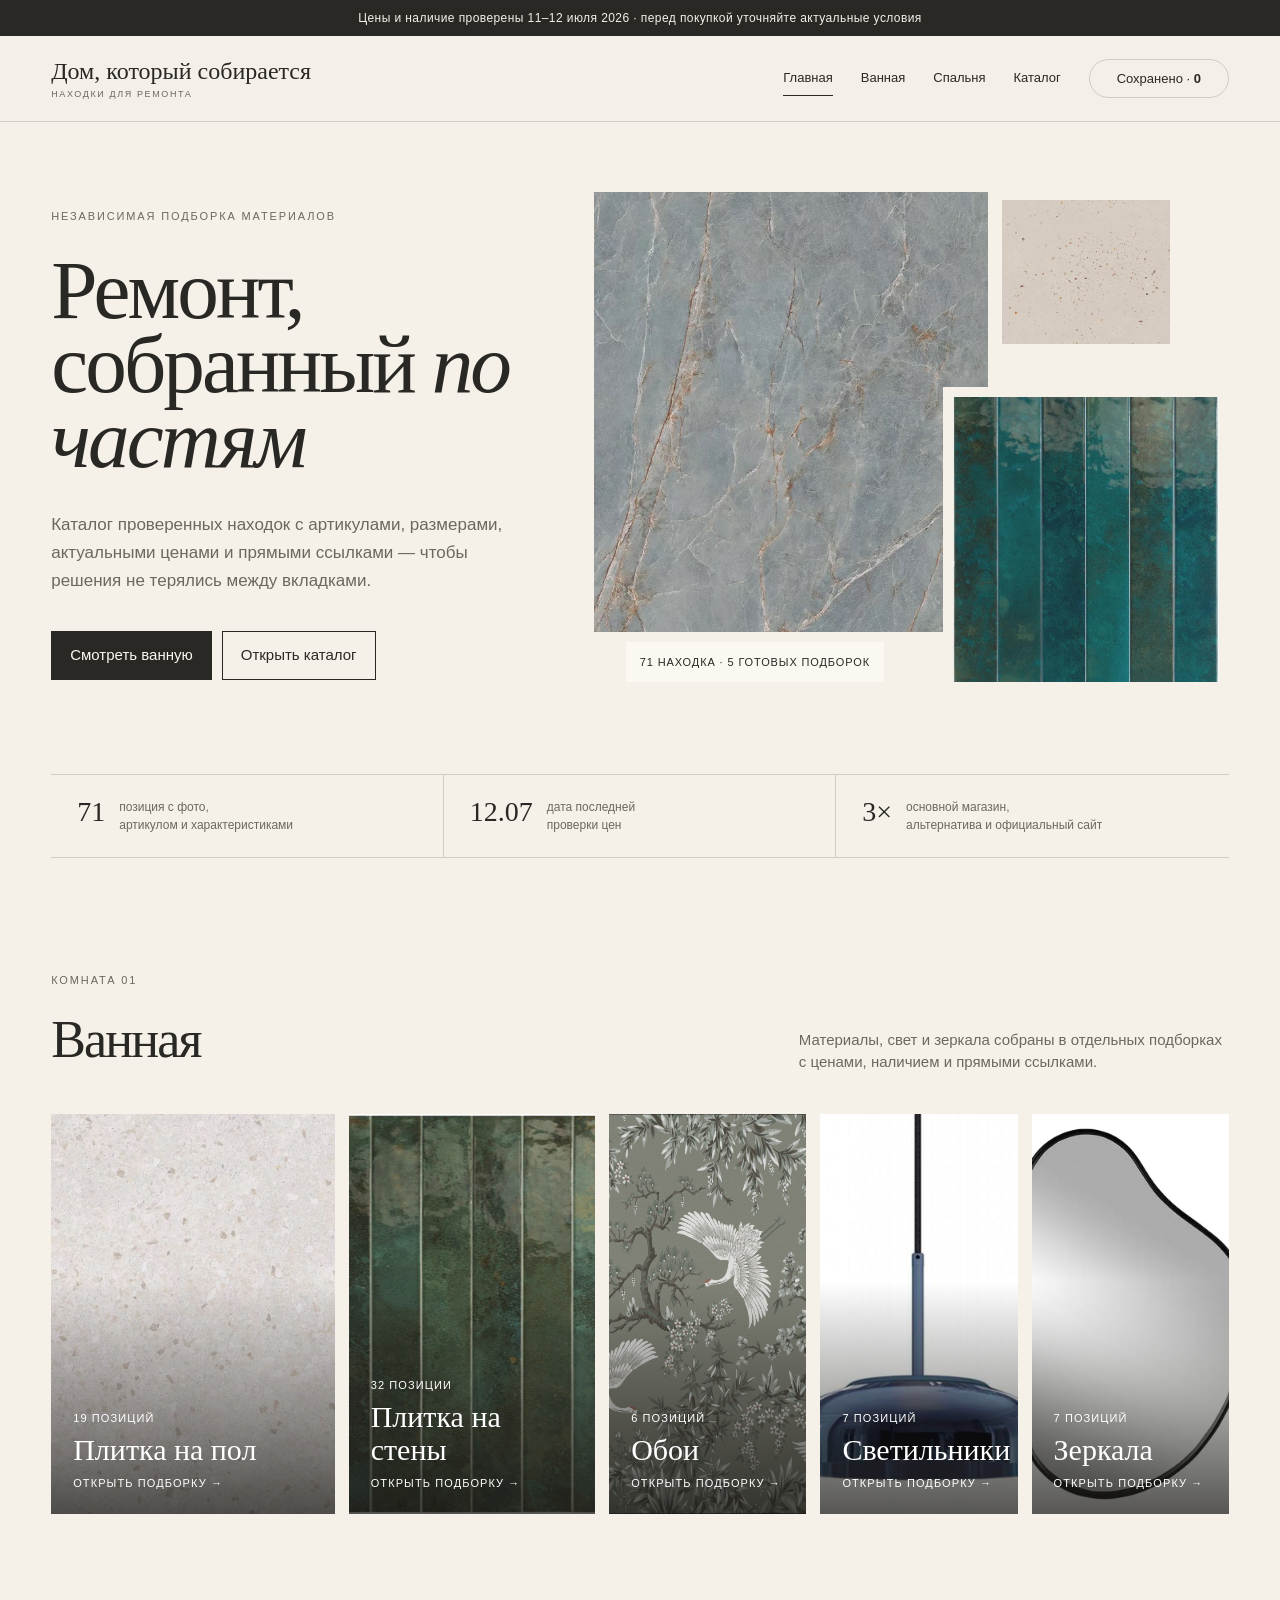
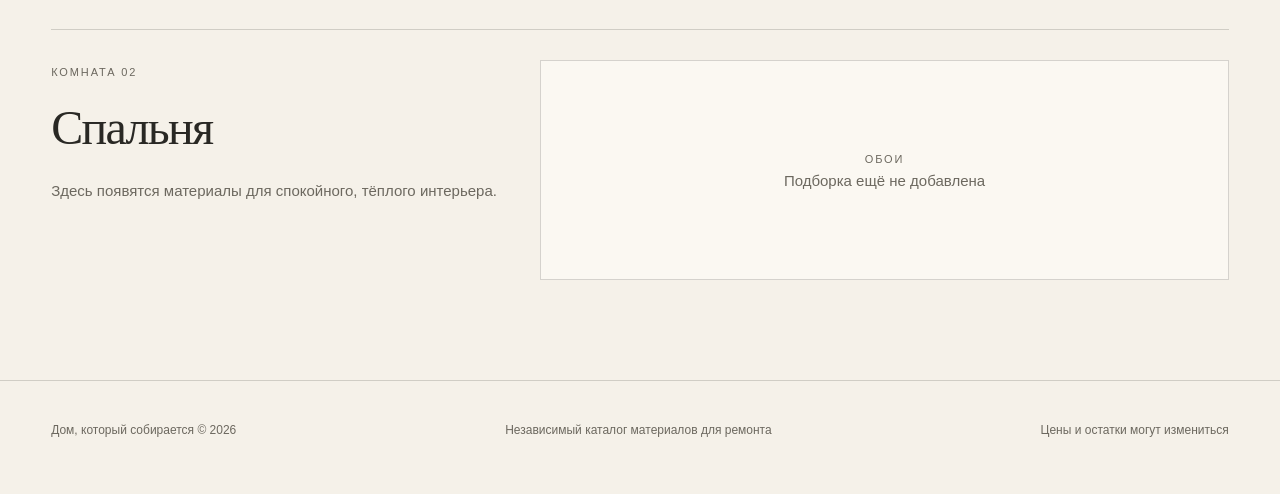
<file: index.html>
<!doctype html>
<html lang="ru">
<head>
  <meta charset="utf-8">
  <meta name="viewport" content="width=device-width, initial-scale=1">
  <meta name="description" content="Каталог проверенных находок для ремонта: плитка для пола и стен с артикулами, характеристиками, ценами и ссылками.">
  <meta name="theme-color" content="#f5f1e9">
  <link rel="icon" href="assets/favicon.svg" type="image/svg+xml">
  <link rel="stylesheet" href="assets/styles.css?v=20260712d">
  <script src="assets/app.js?v=20260712d" defer></script>
  <title>Дом, который собирается</title>
</head>
<body data-page="home"><div id="app"></div></body>
</html>
</file>
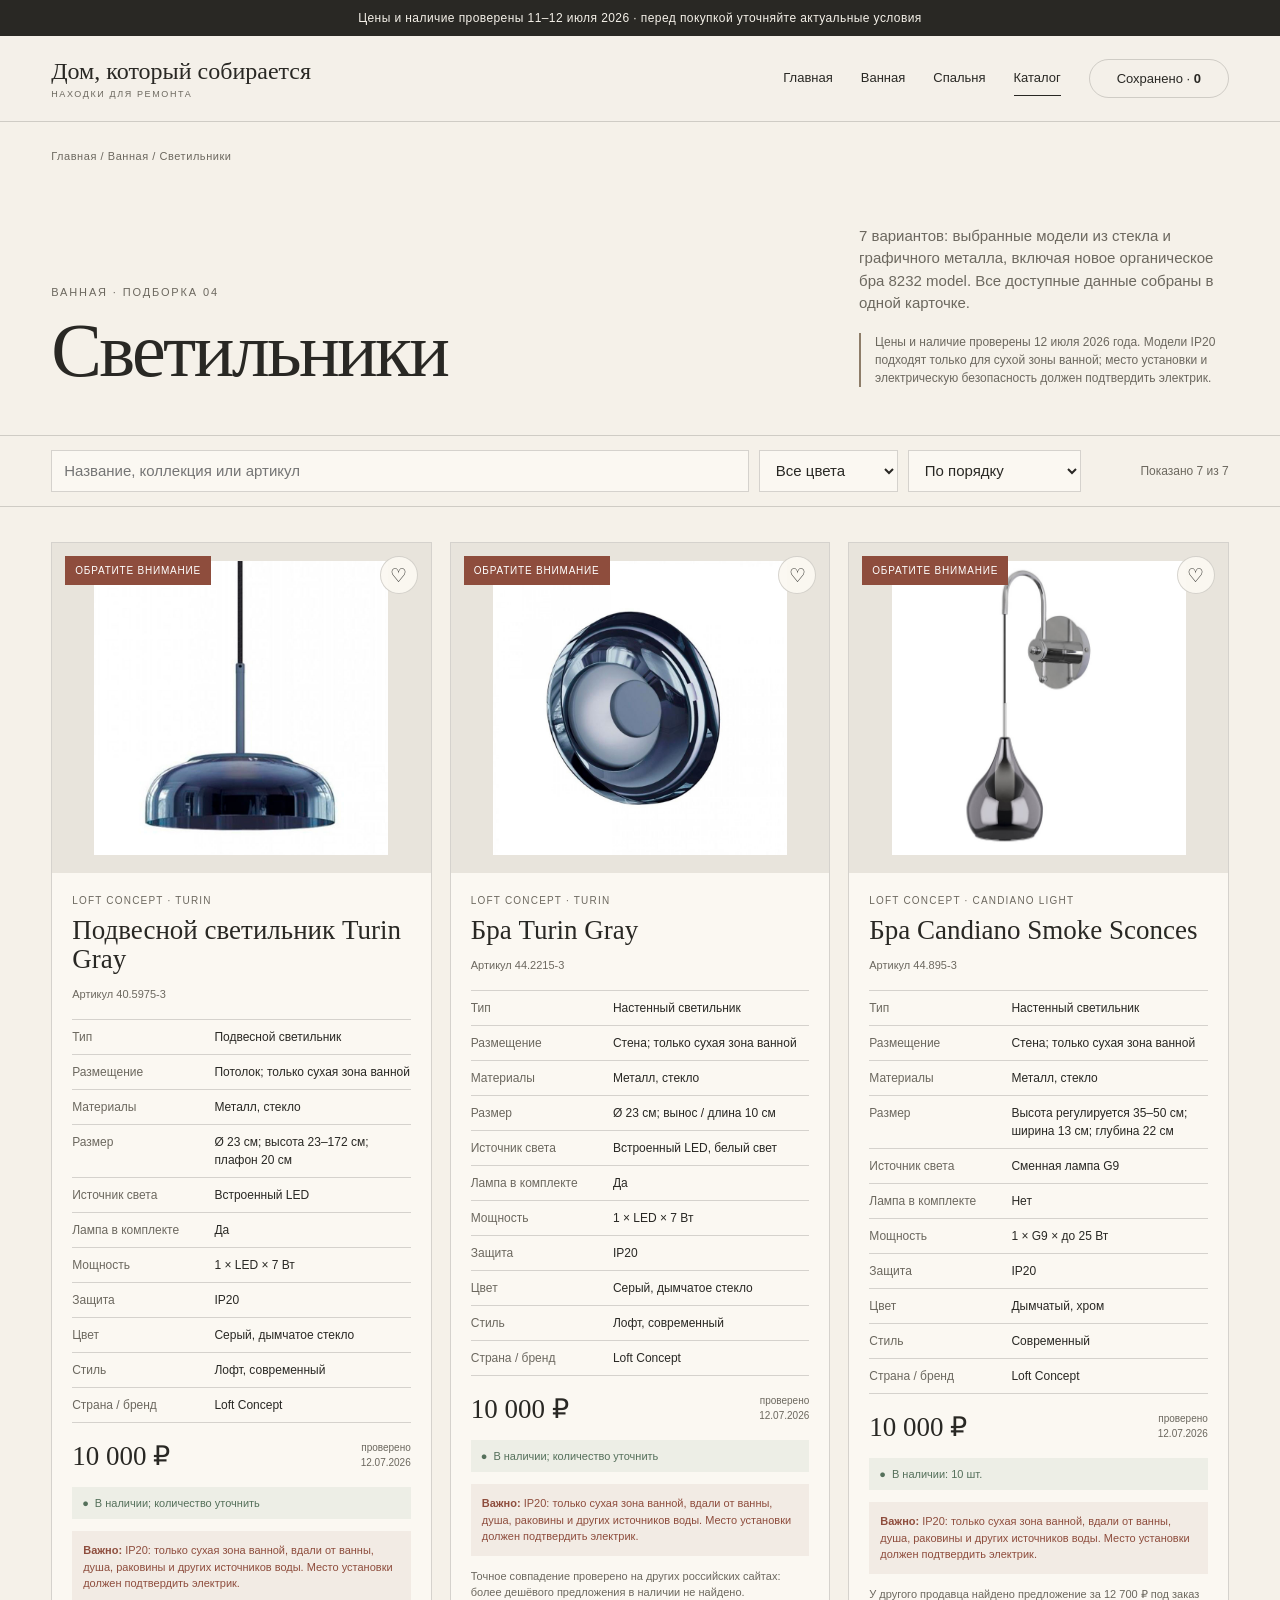
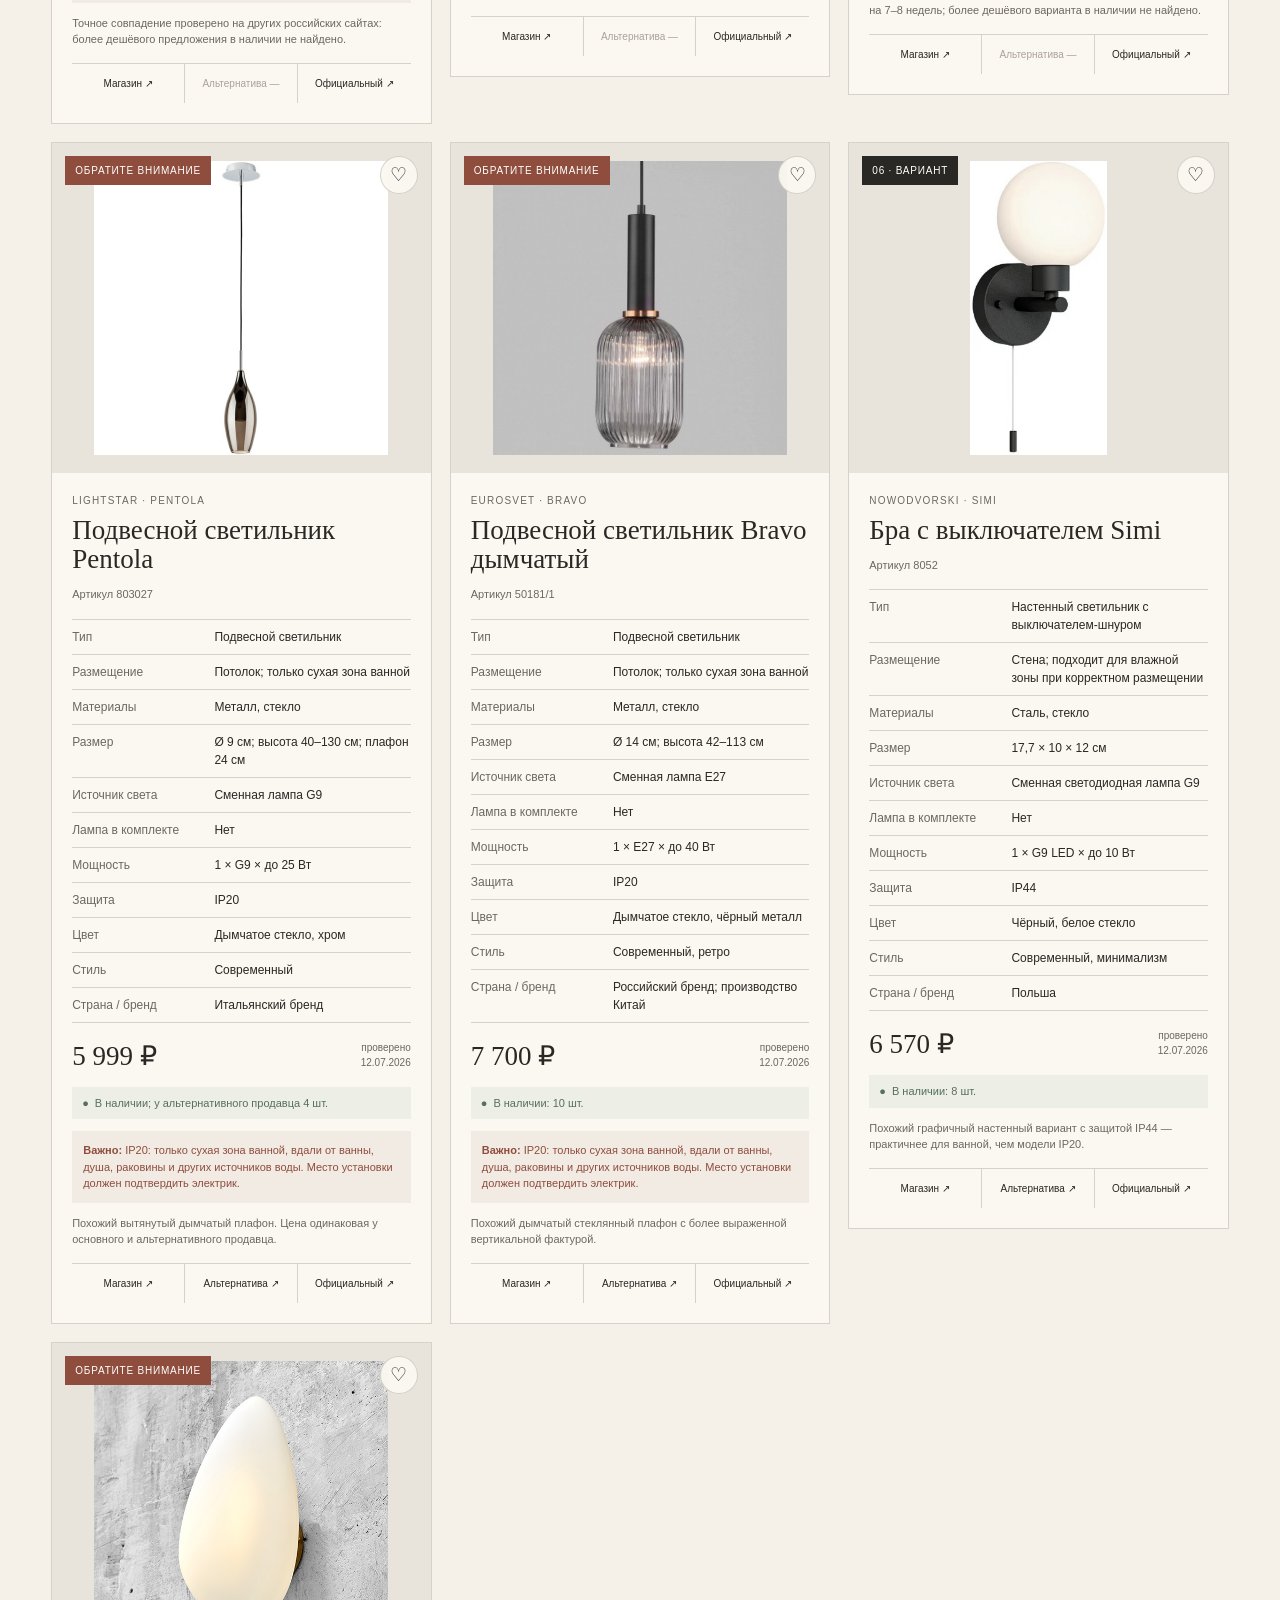
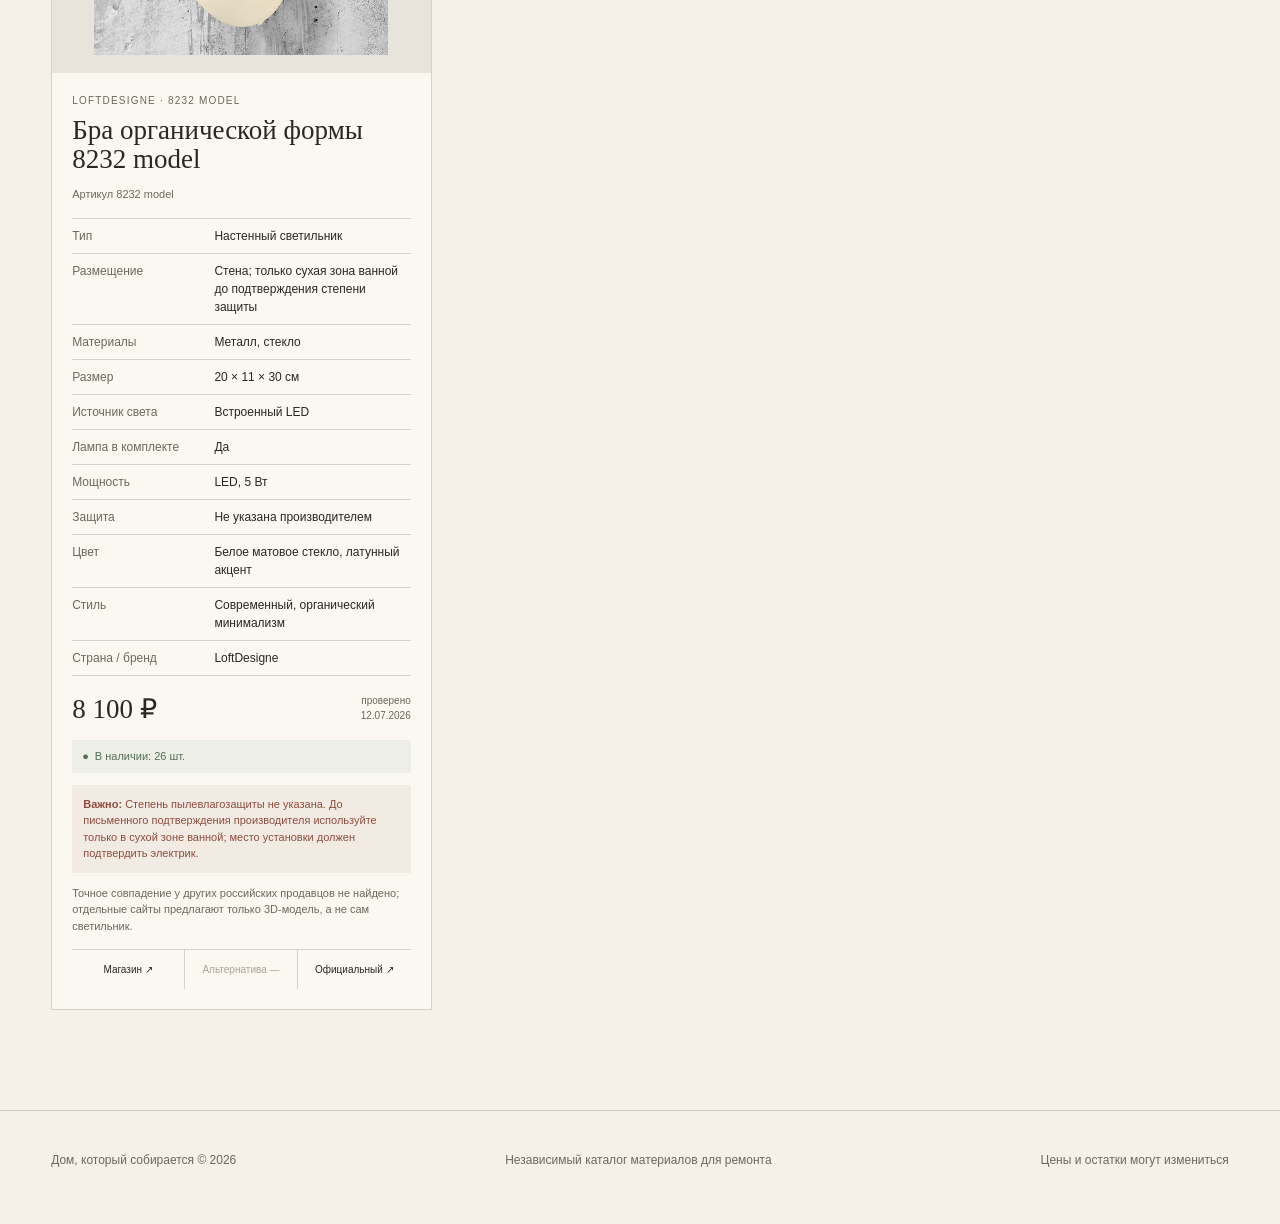
<file: bathroom-lighting.html>
<!doctype html>
<html lang="ru">
<head>
  <meta charset="utf-8">
  <meta name="viewport" content="width=device-width, initial-scale=1">
  <meta name="theme-color" content="#f5f1e9">
  <link rel="icon" href="assets/favicon.svg" type="image/svg+xml">
  <link rel="stylesheet" href="assets/styles.css?v=20260712d">
  <script src="assets/app.js?v=20260712d" defer></script>
  <title>Светильники — Ванная</title>
</head>
<body data-page="catalog" data-kind="lighting"><div id="app"></div></body>
</html>
</file>
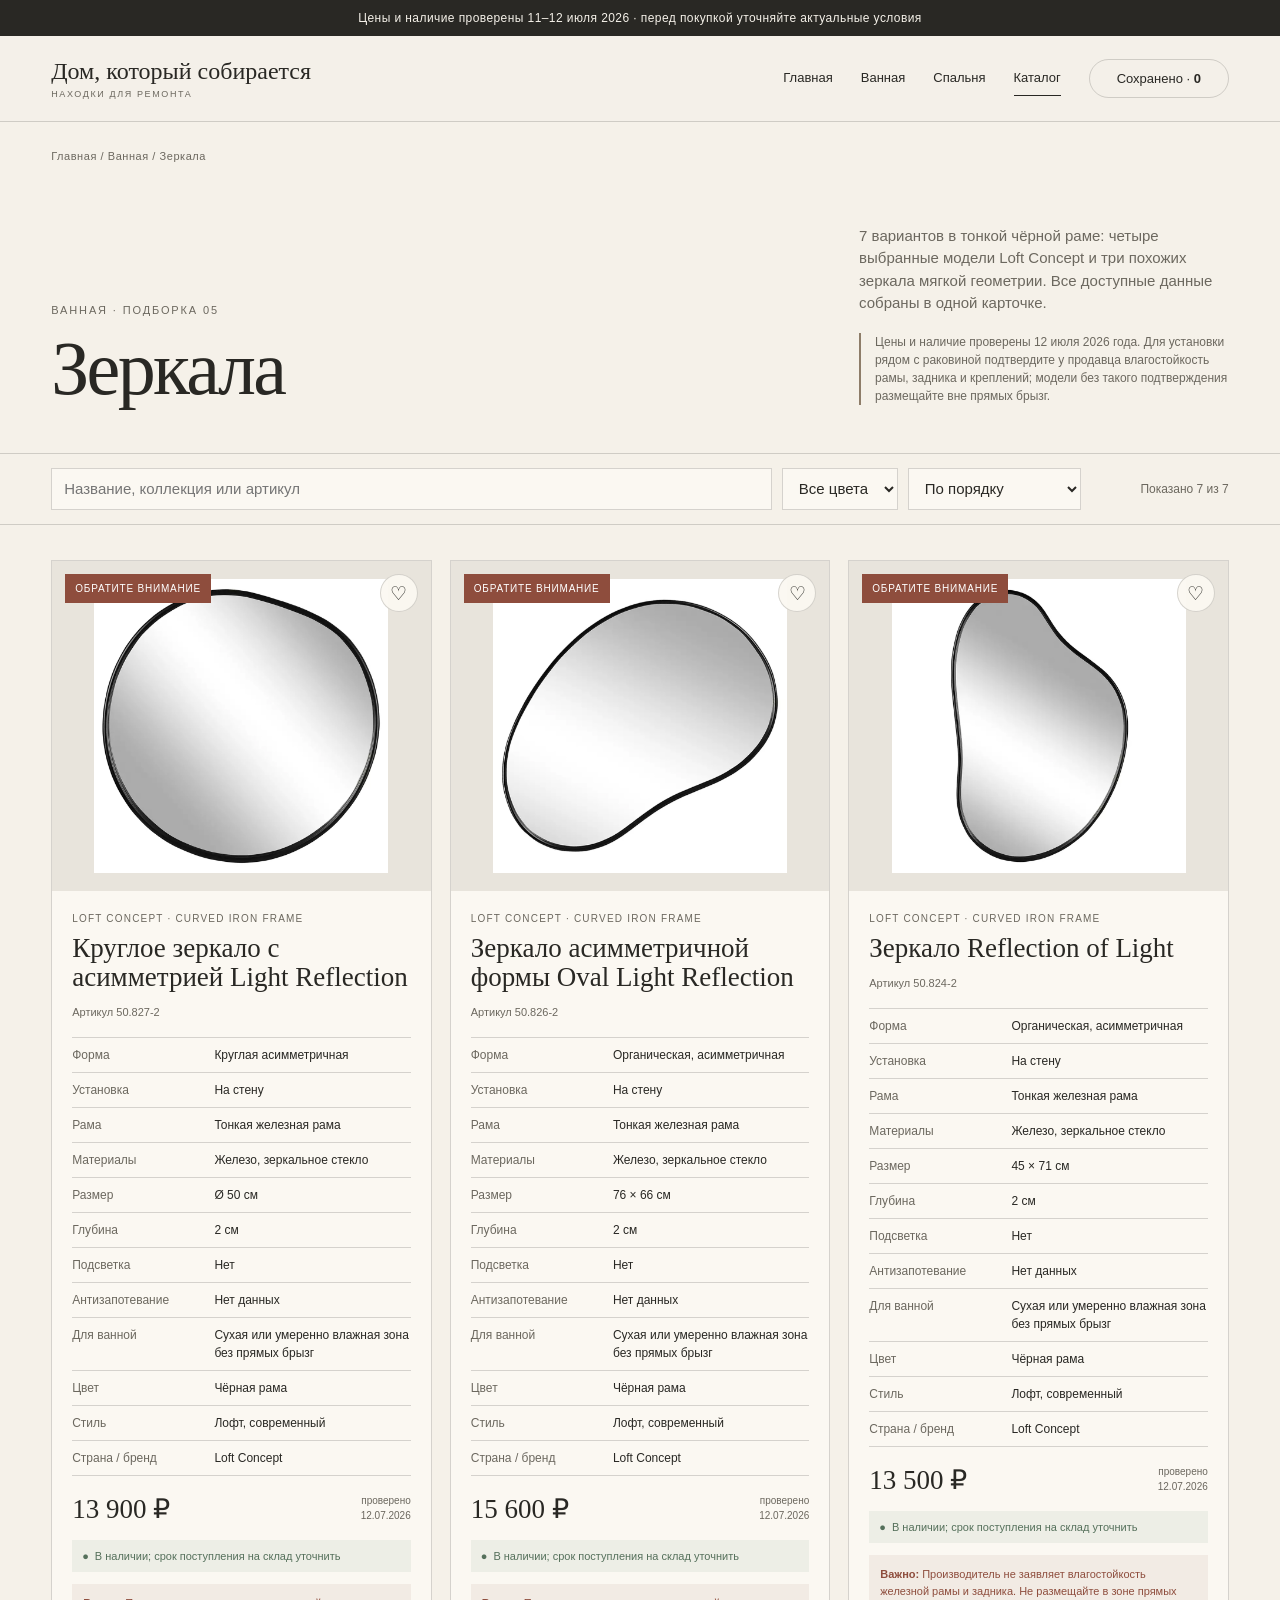
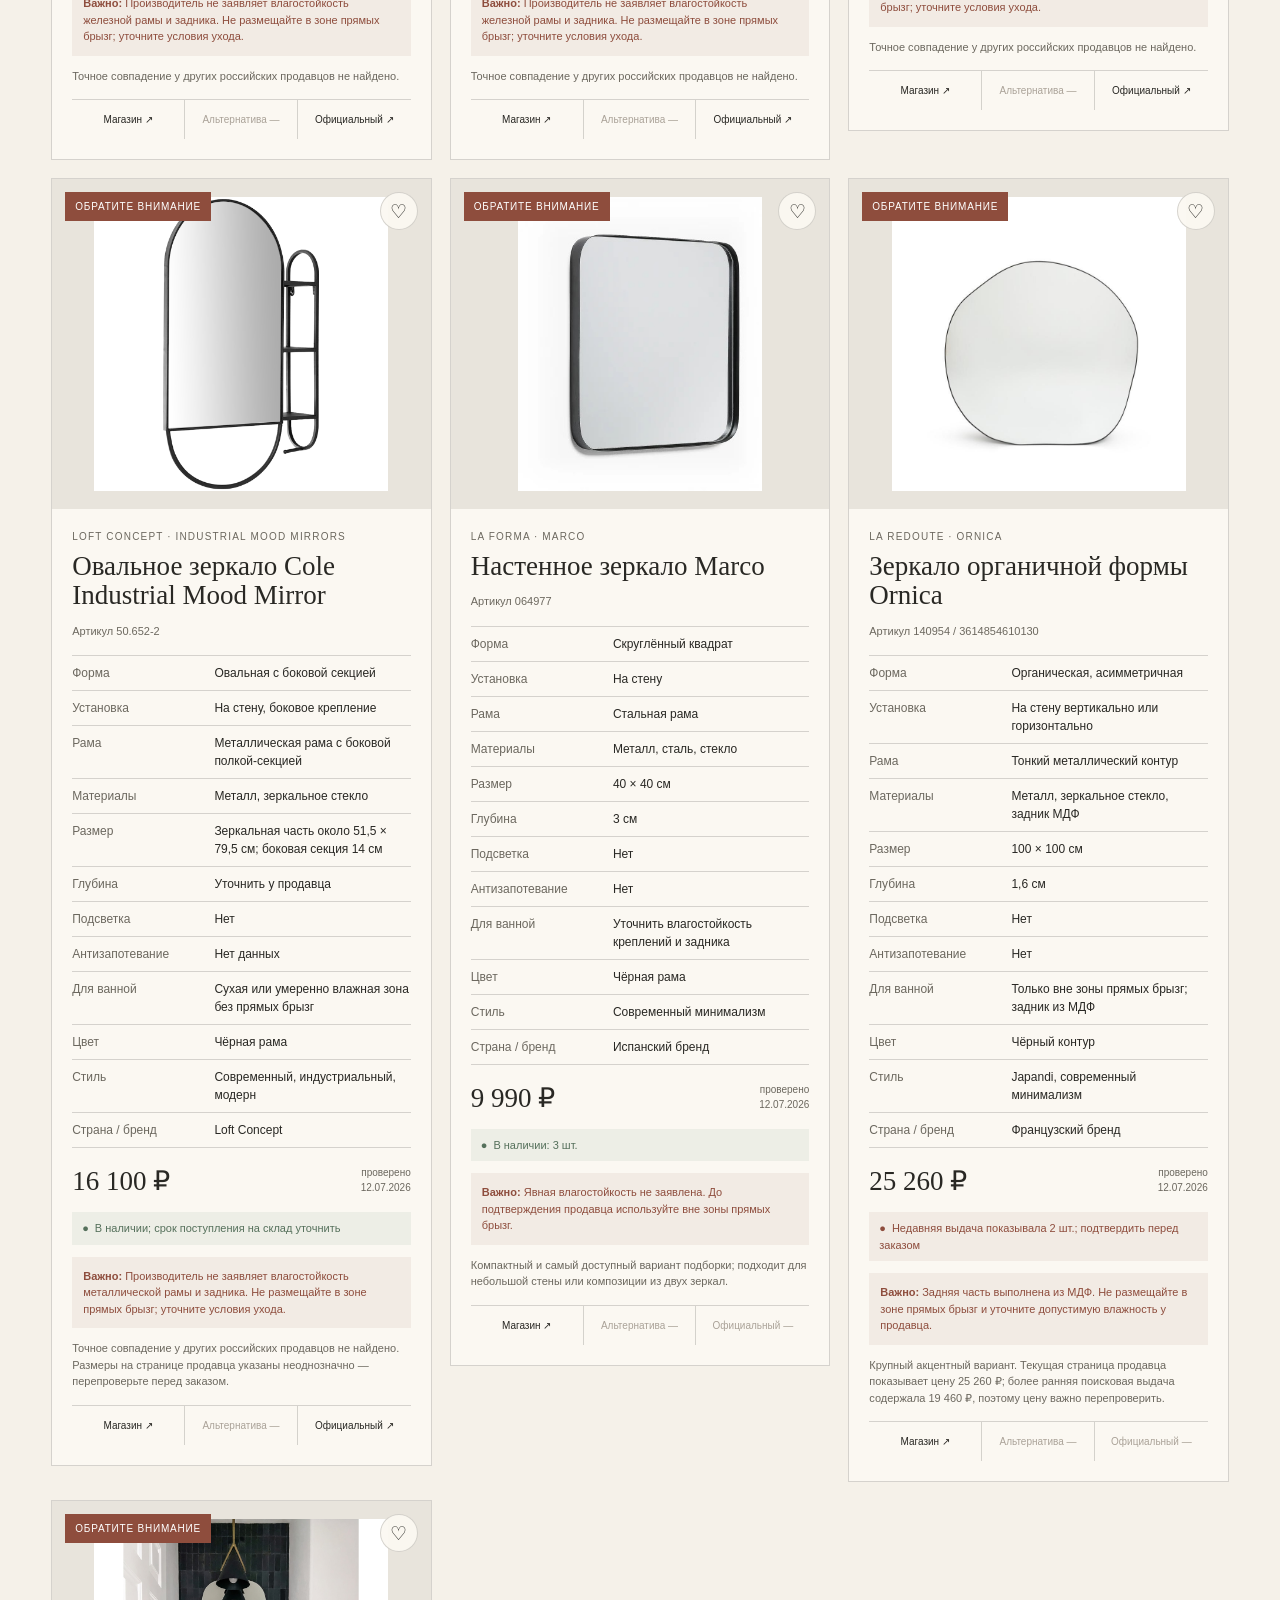
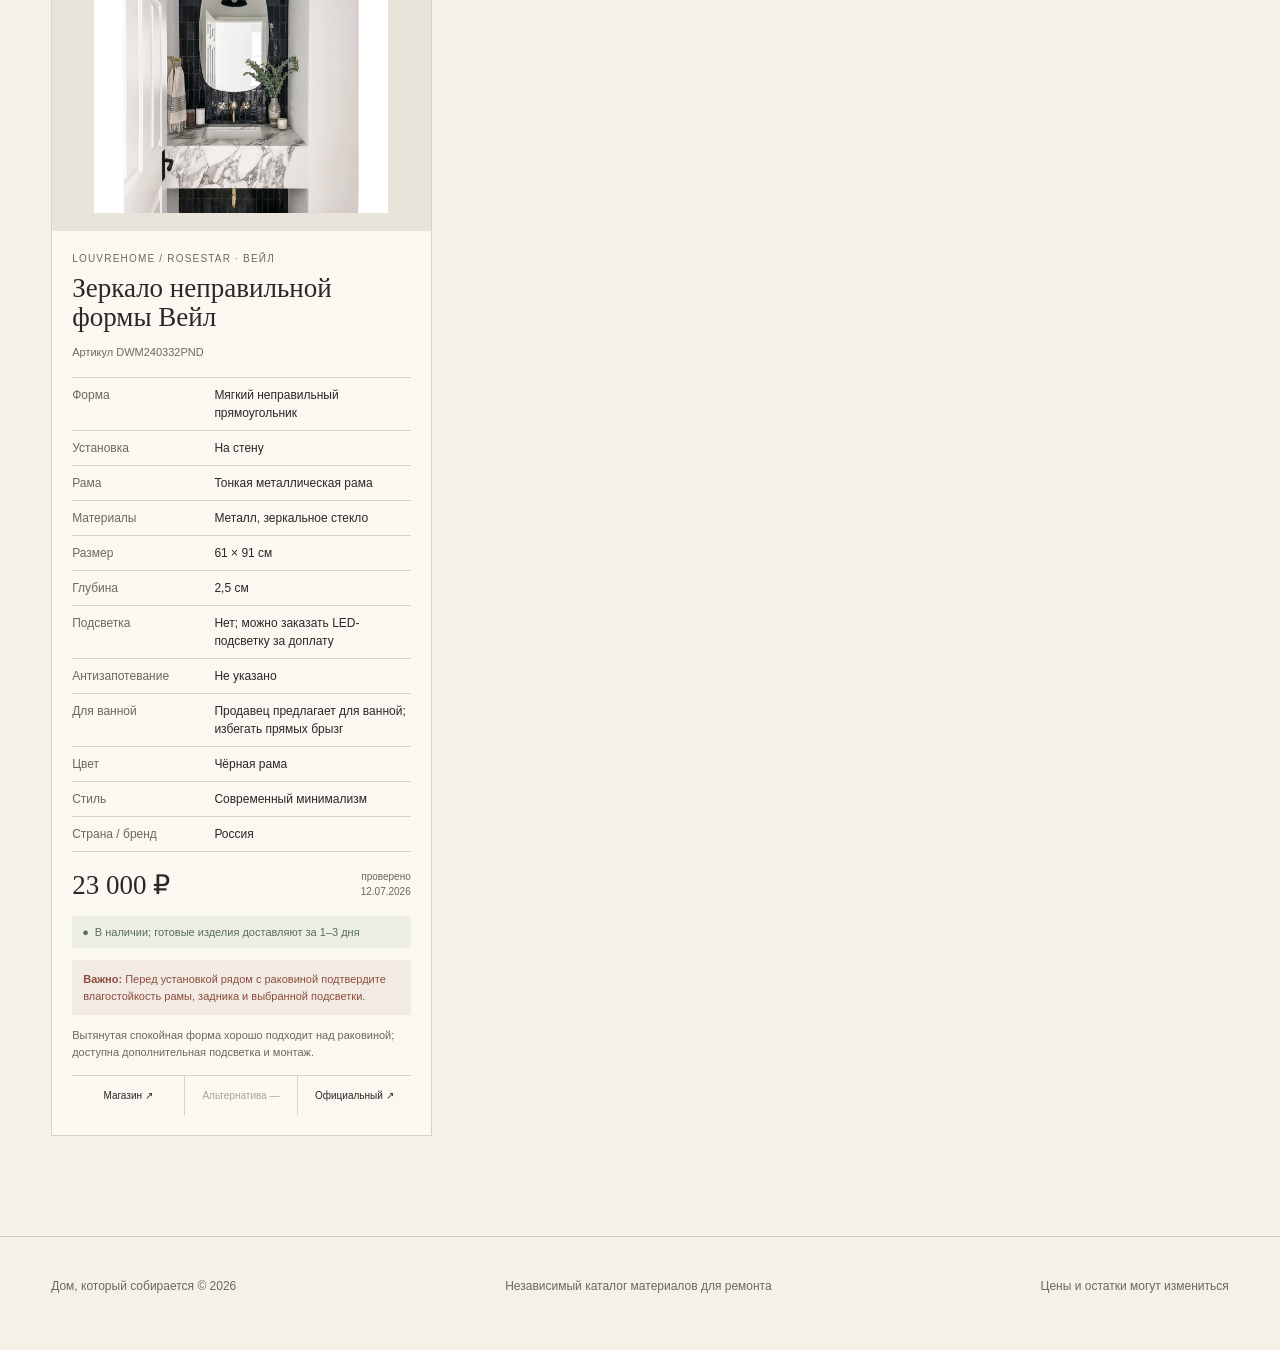
<file: bathroom-mirror.html>
<!doctype html>
<html lang="ru">
<head>
  <meta charset="utf-8">
  <meta name="viewport" content="width=device-width, initial-scale=1">
  <meta name="theme-color" content="#f5f1e9">
  <link rel="icon" href="assets/favicon.svg" type="image/svg+xml">
  <link rel="stylesheet" href="assets/styles.css?v=20260712d">
  <script src="assets/app.js?v=20260712d" defer></script>
  <title>Зеркала — Ванная</title>
</head>
<body data-page="catalog" data-kind="mirror"><div id="app"></div></body>
</html>
</file>
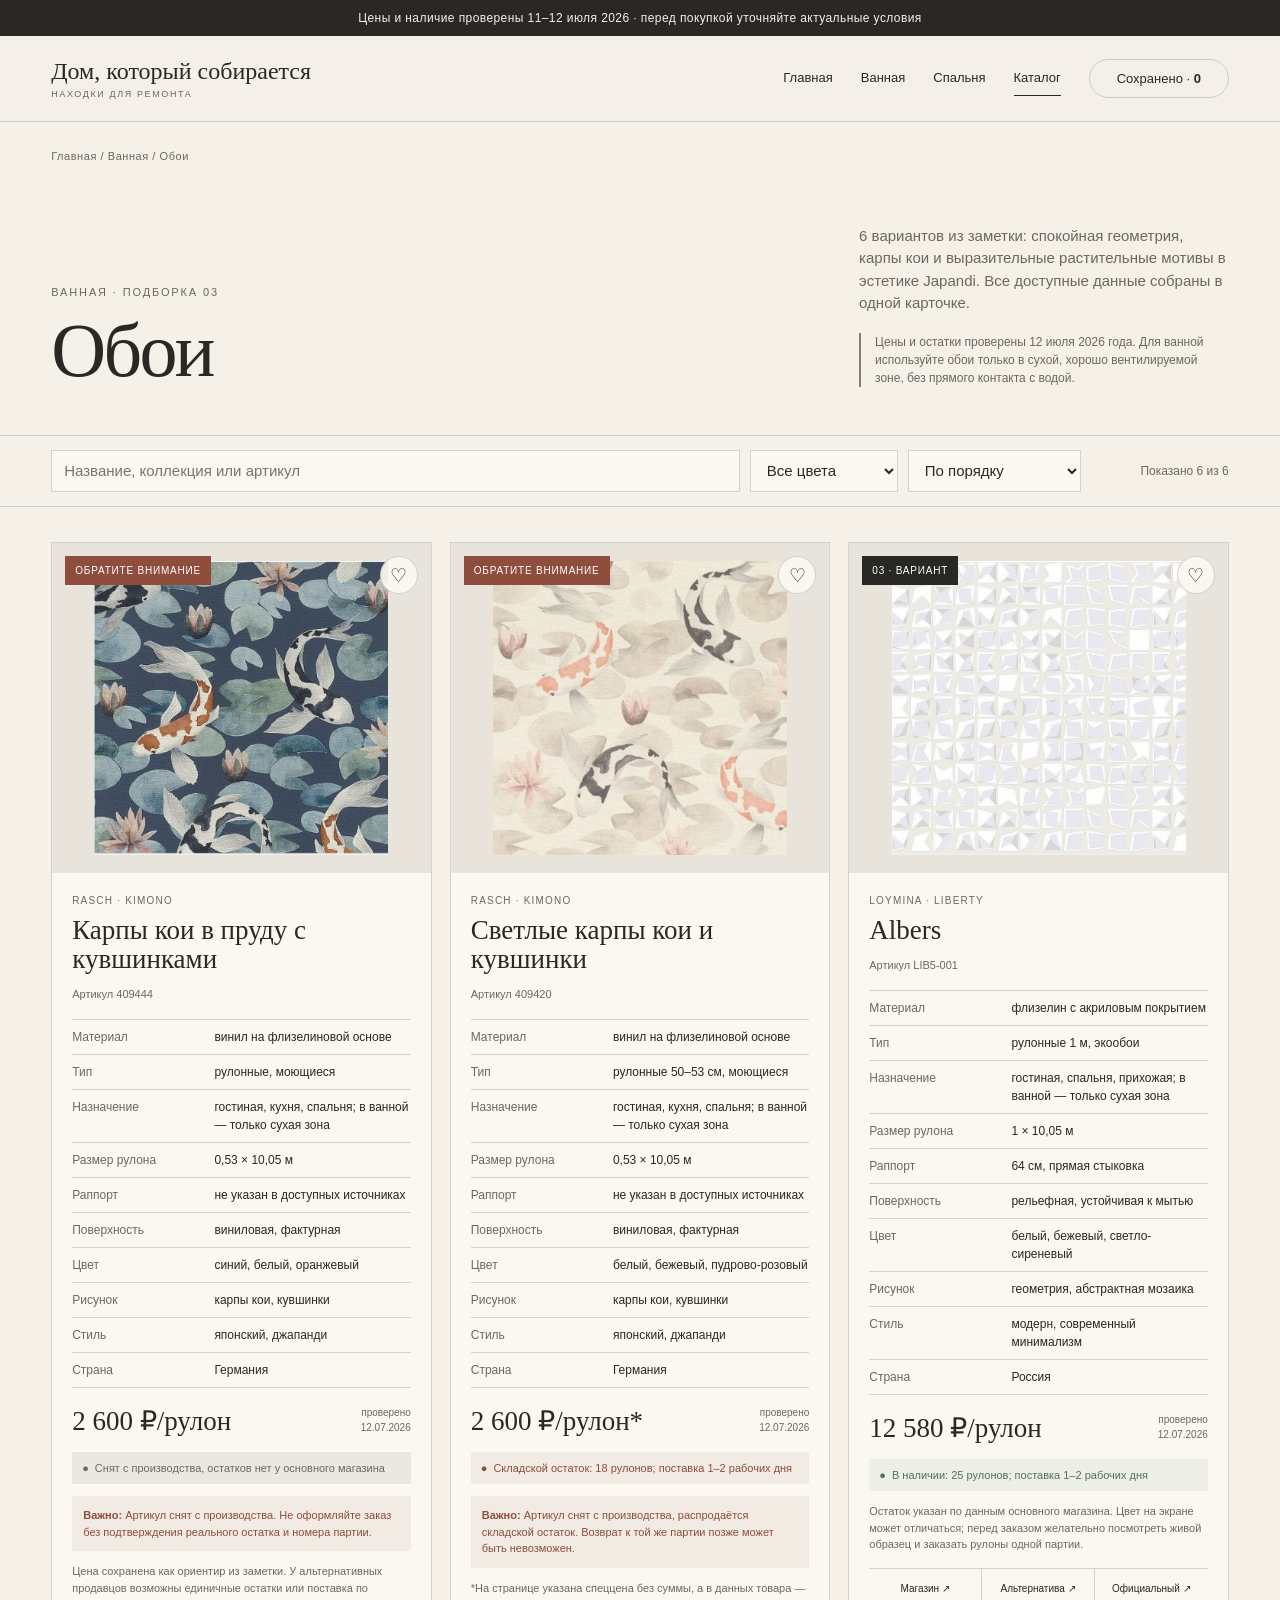
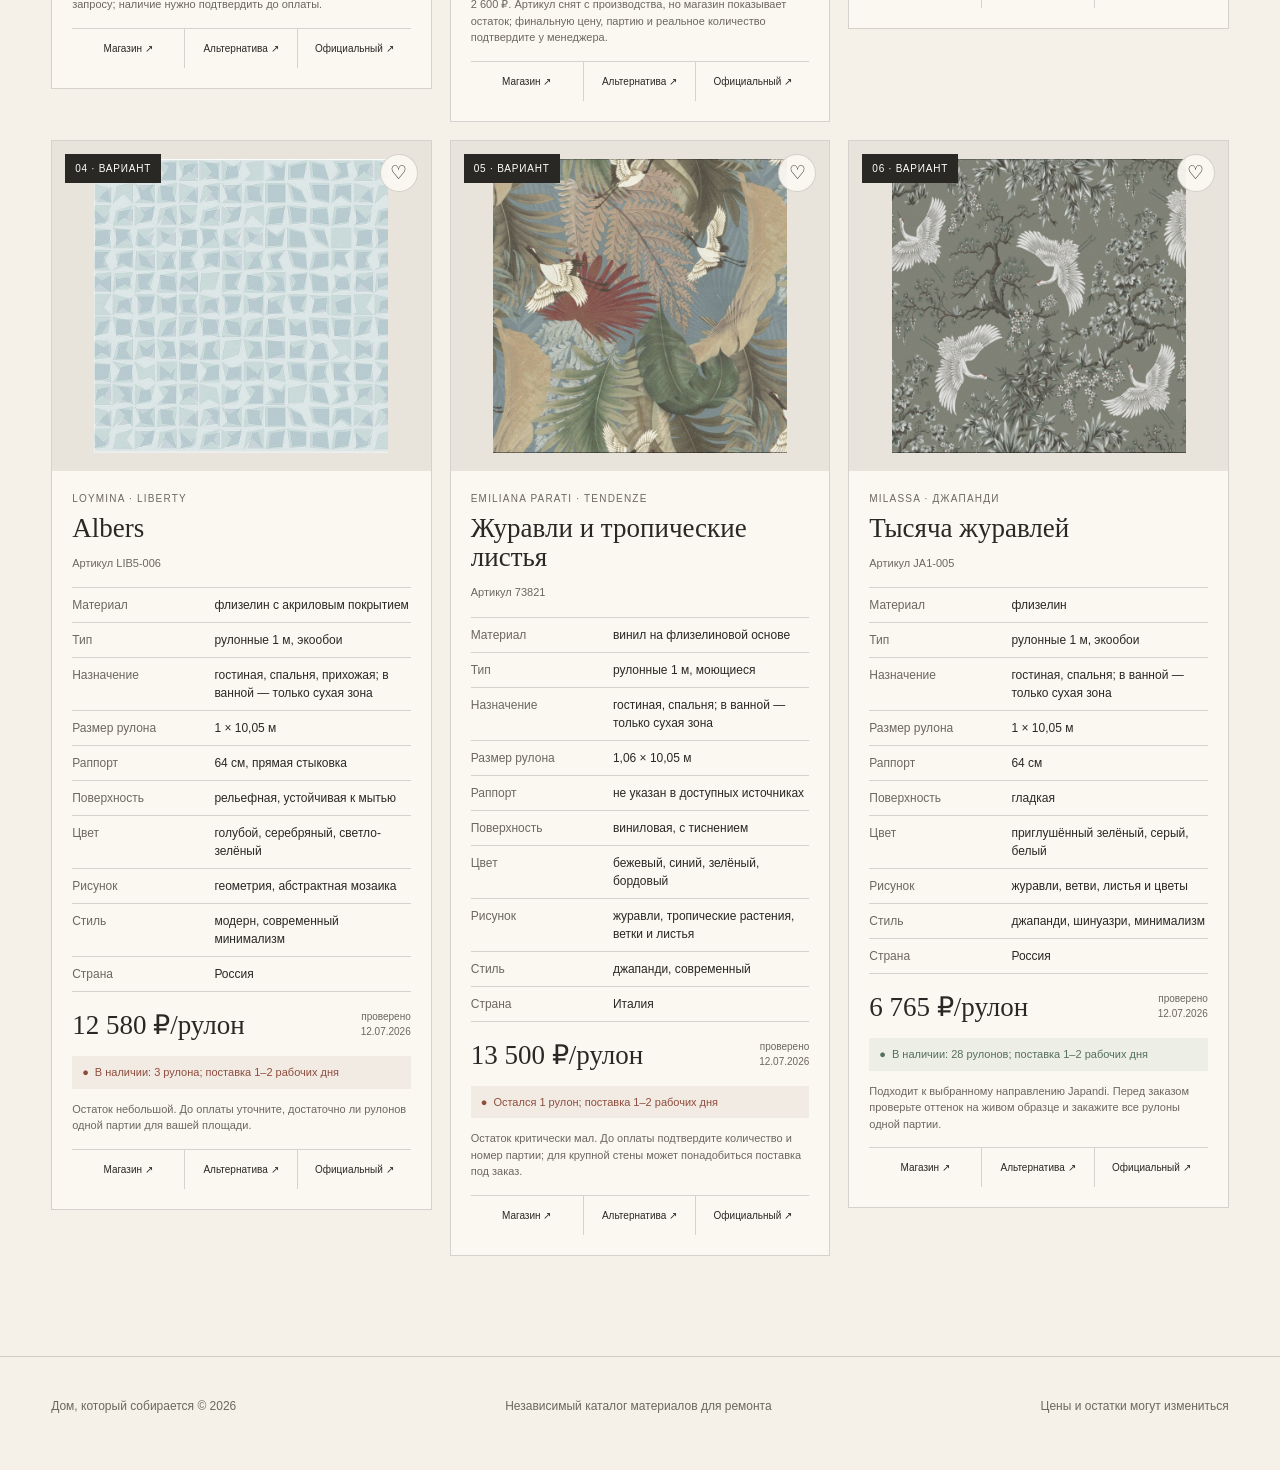
<file: bathroom-wallpaper.html>
<!doctype html>
<html lang="ru">
<head>
  <meta charset="utf-8">
  <meta name="viewport" content="width=device-width, initial-scale=1">
  <meta name="theme-color" content="#f5f1e9">
  <link rel="icon" href="assets/favicon.svg" type="image/svg+xml">
  <link rel="stylesheet" href="assets/styles.css?v=20260712d">
  <script src="assets/app.js?v=20260712d" defer></script>
  <title>Обои — Ванная</title>
</head>
<body data-page="catalog" data-kind="wallpaper"><div id="app"></div></body>
</html>
</file>
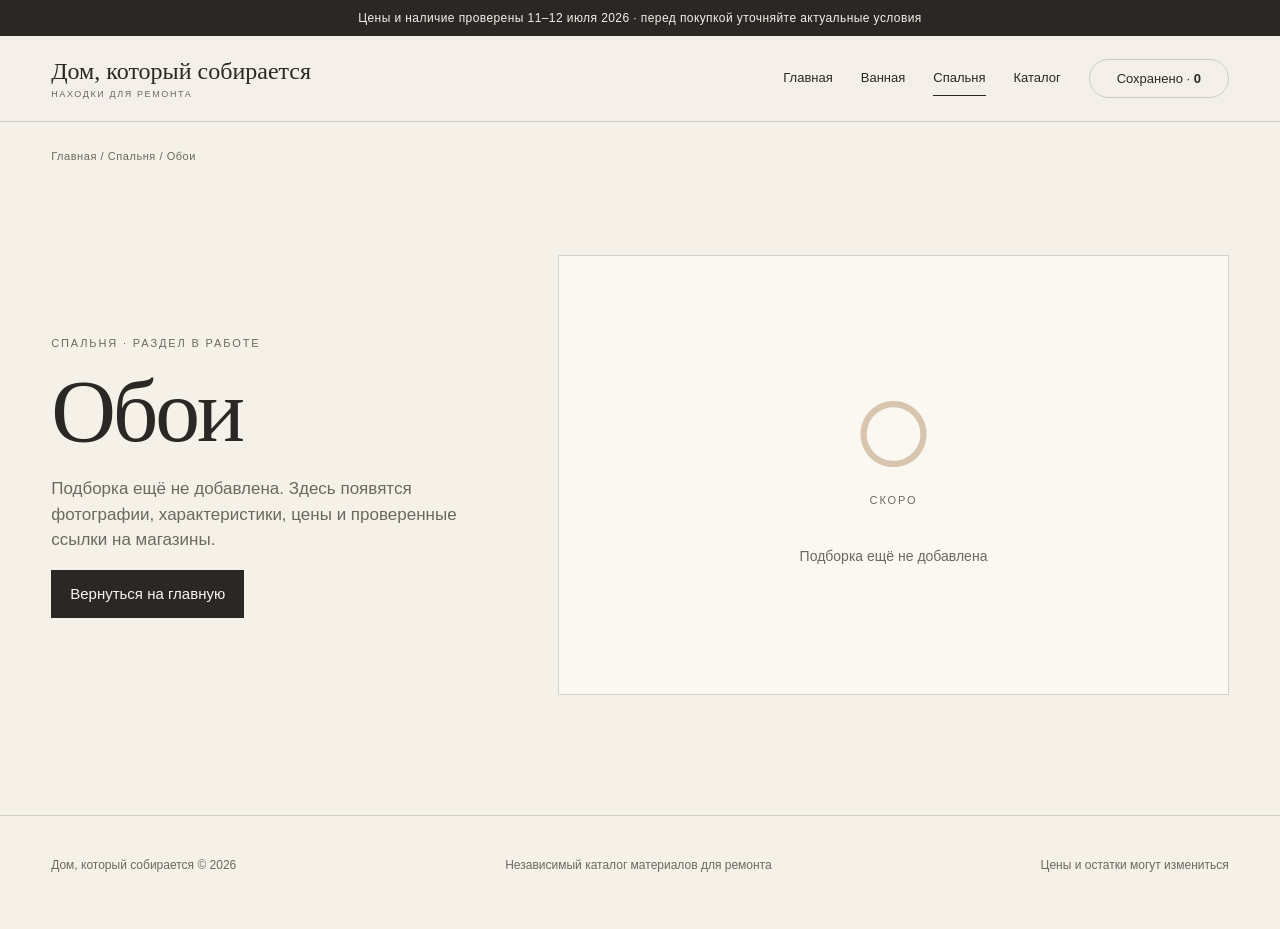
<file: bedroom-wallpaper.html>
<!doctype html>
<html lang="ru">
<head>
  <meta charset="utf-8">
  <meta name="viewport" content="width=device-width, initial-scale=1">
  <meta name="theme-color" content="#f5f1e9">
  <link rel="icon" href="assets/favicon.svg" type="image/svg+xml">
  <link rel="stylesheet" href="assets/styles.css?v=20260712d">
  <script src="assets/app.js?v=20260712d" defer></script>
  <title>Обои — Спальня</title>
</head>
<body data-page="empty" data-room="Спальня" data-title="Обои" data-symbol="○"><div id="app"></div></body>
</html>
</file>
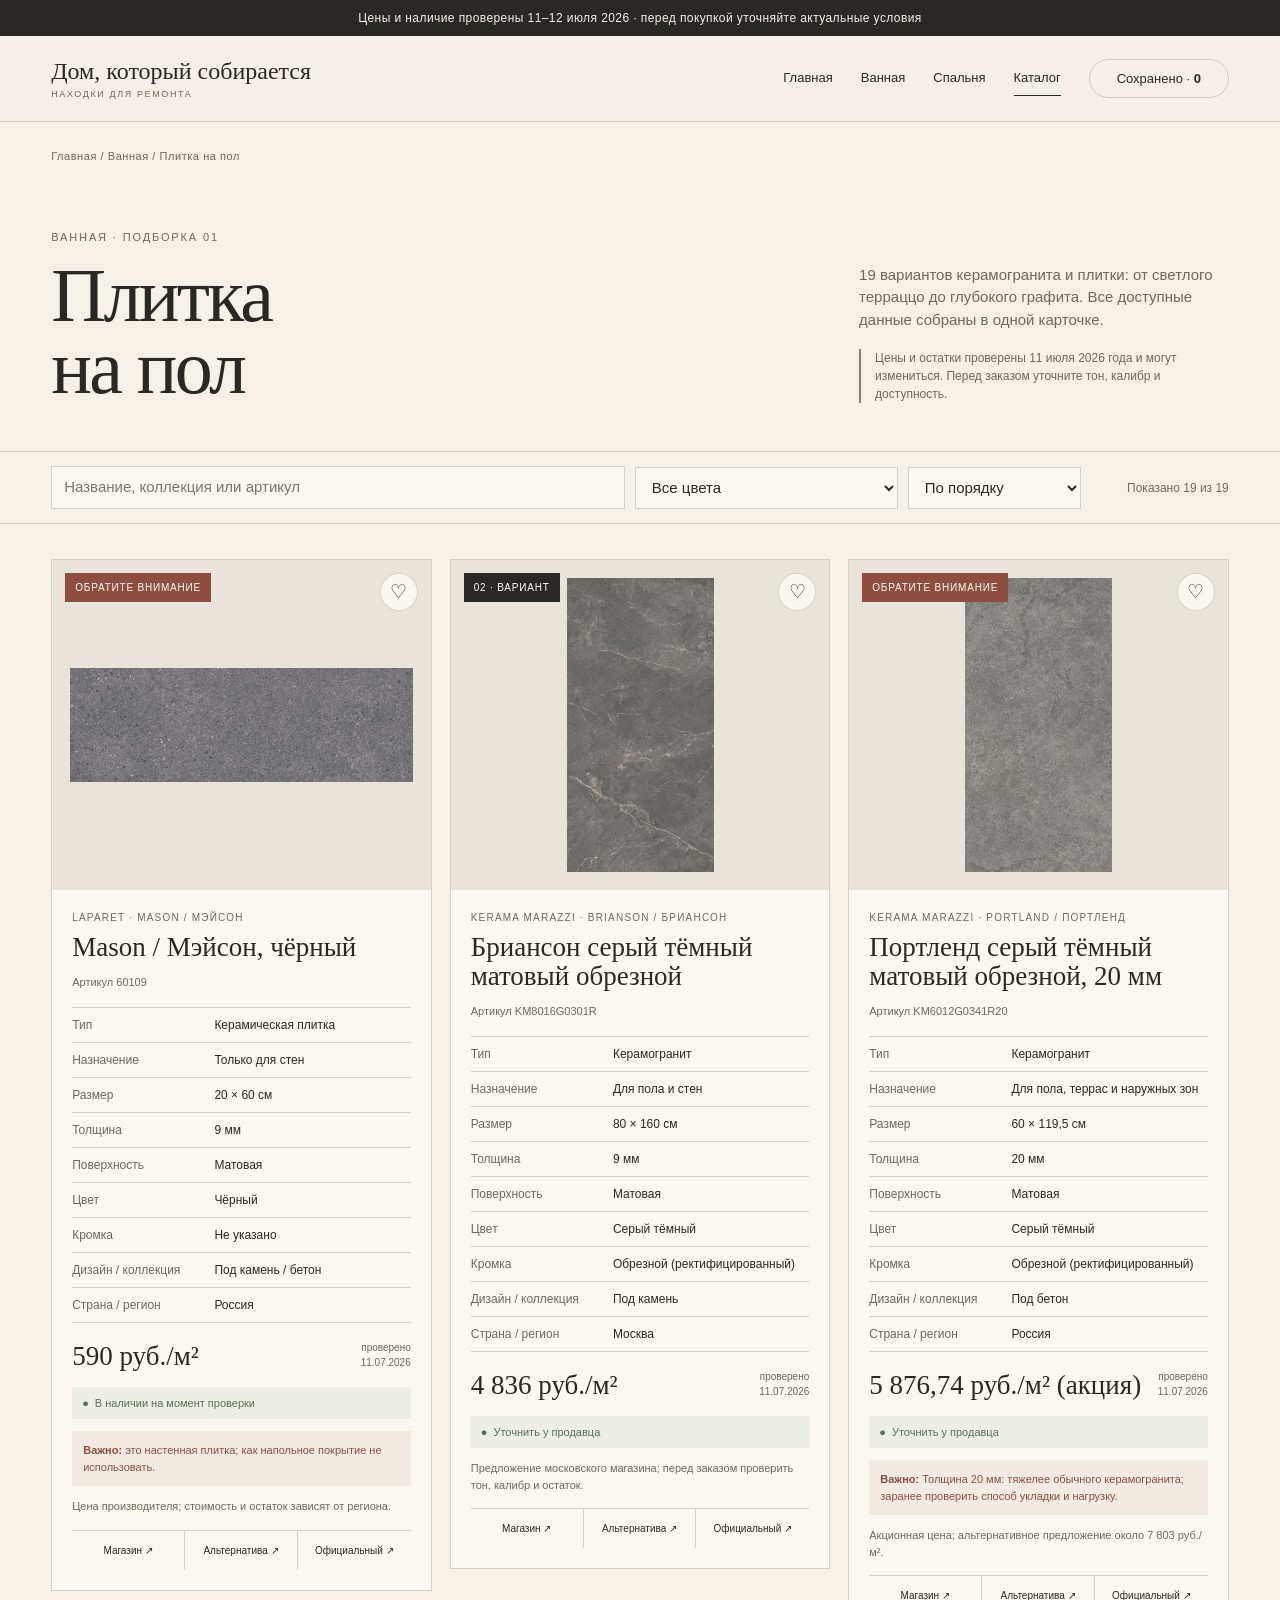
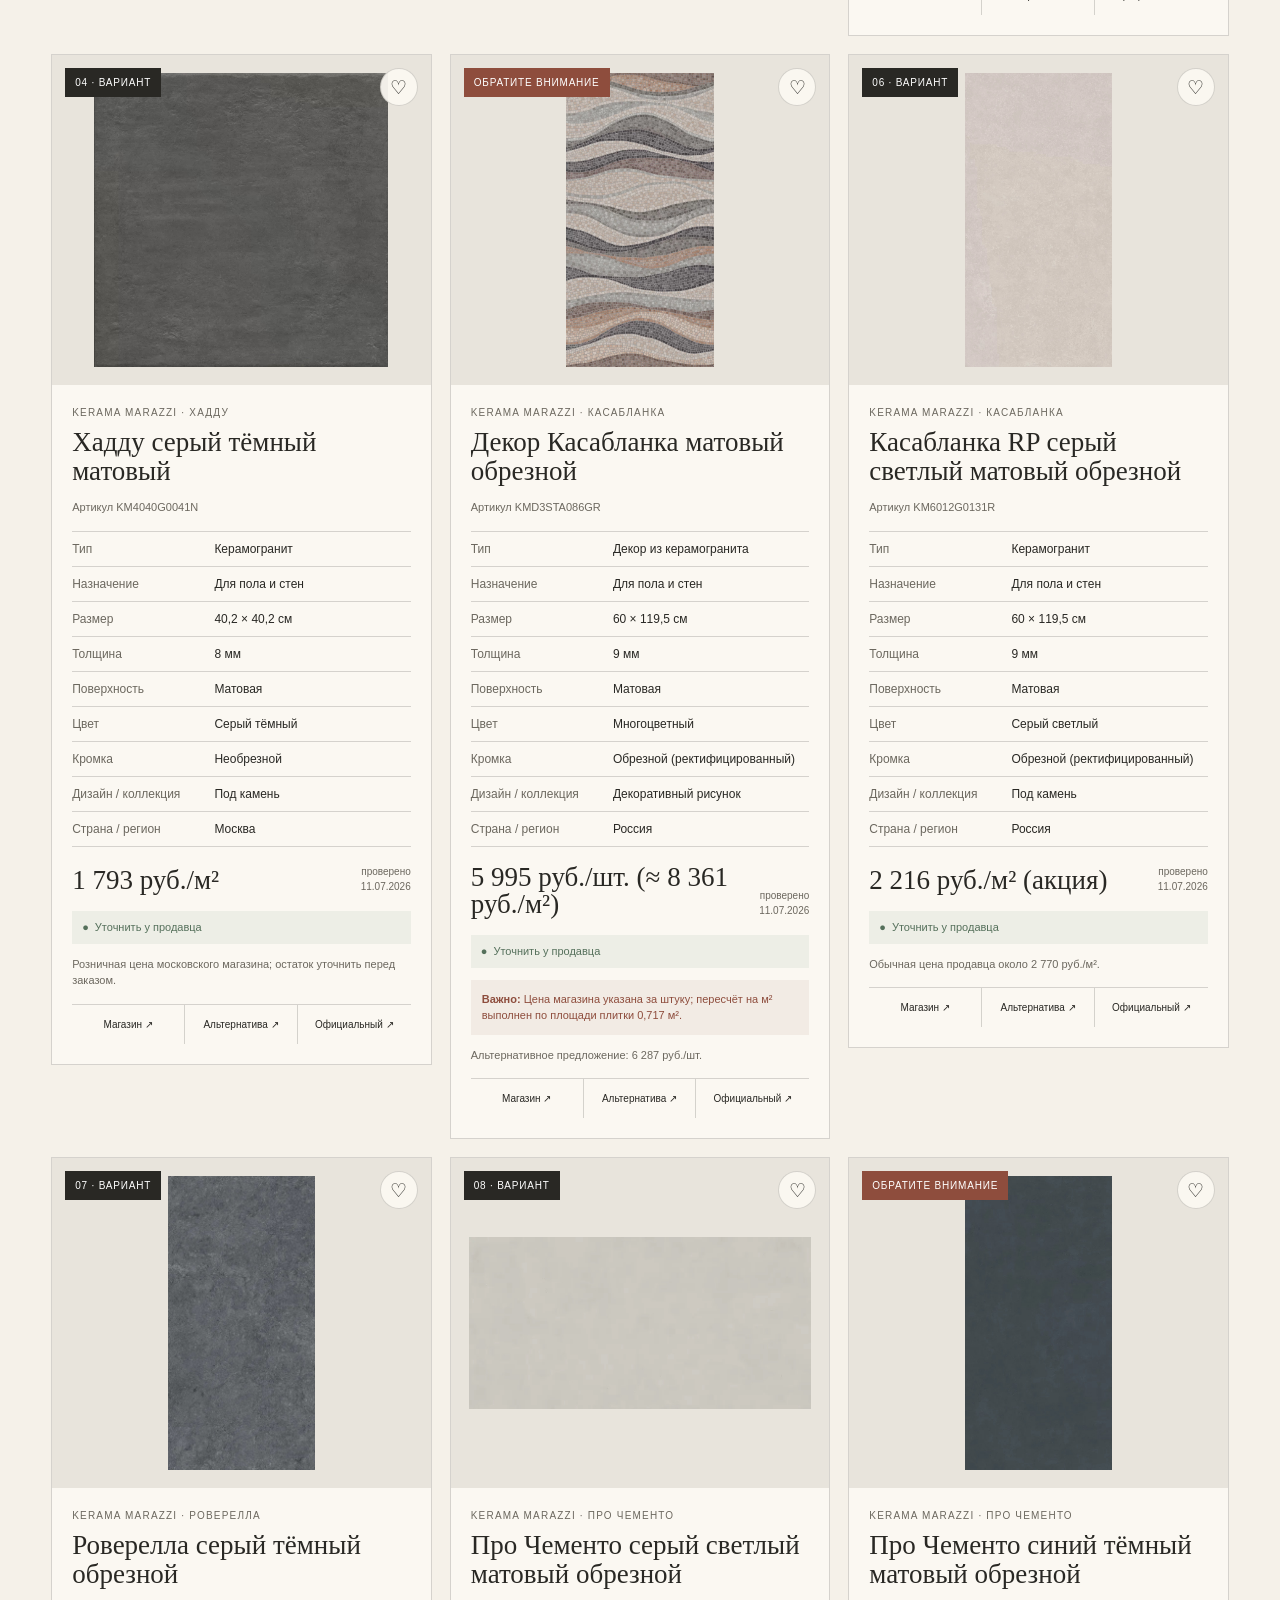
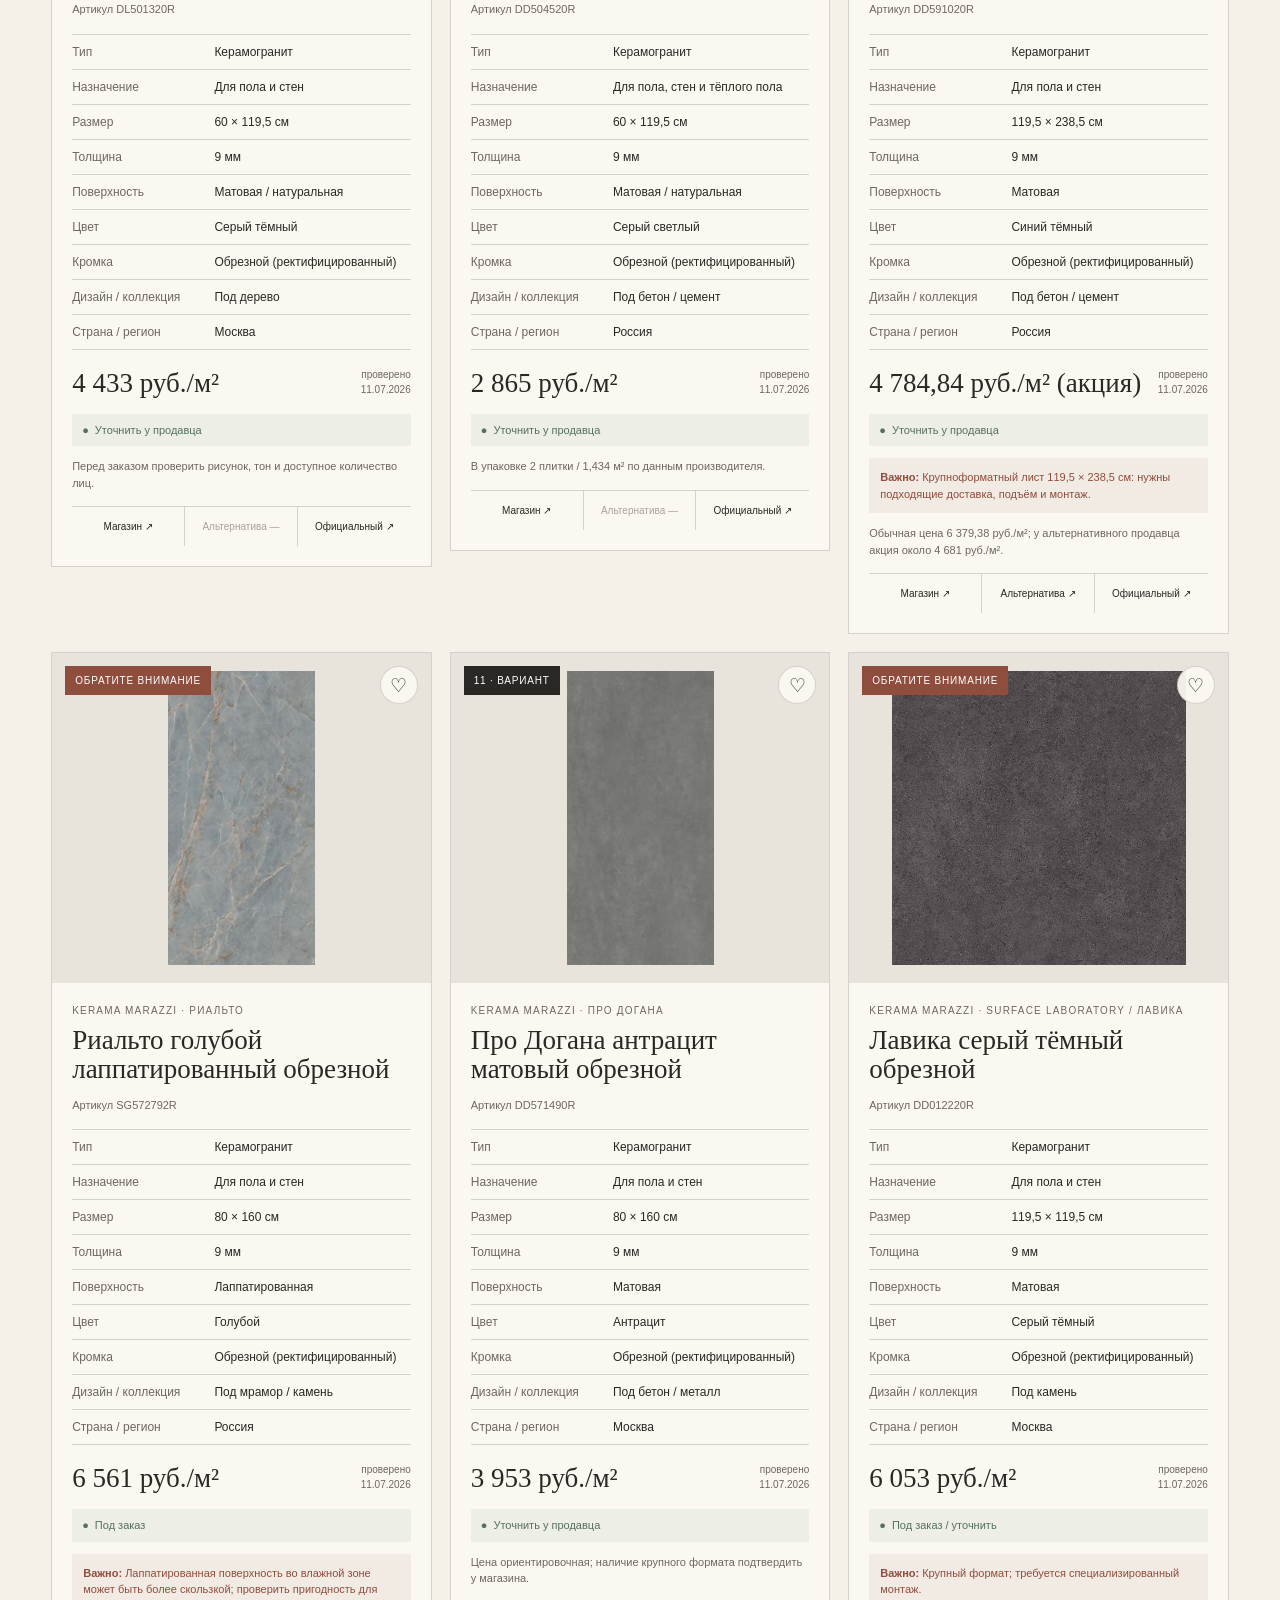
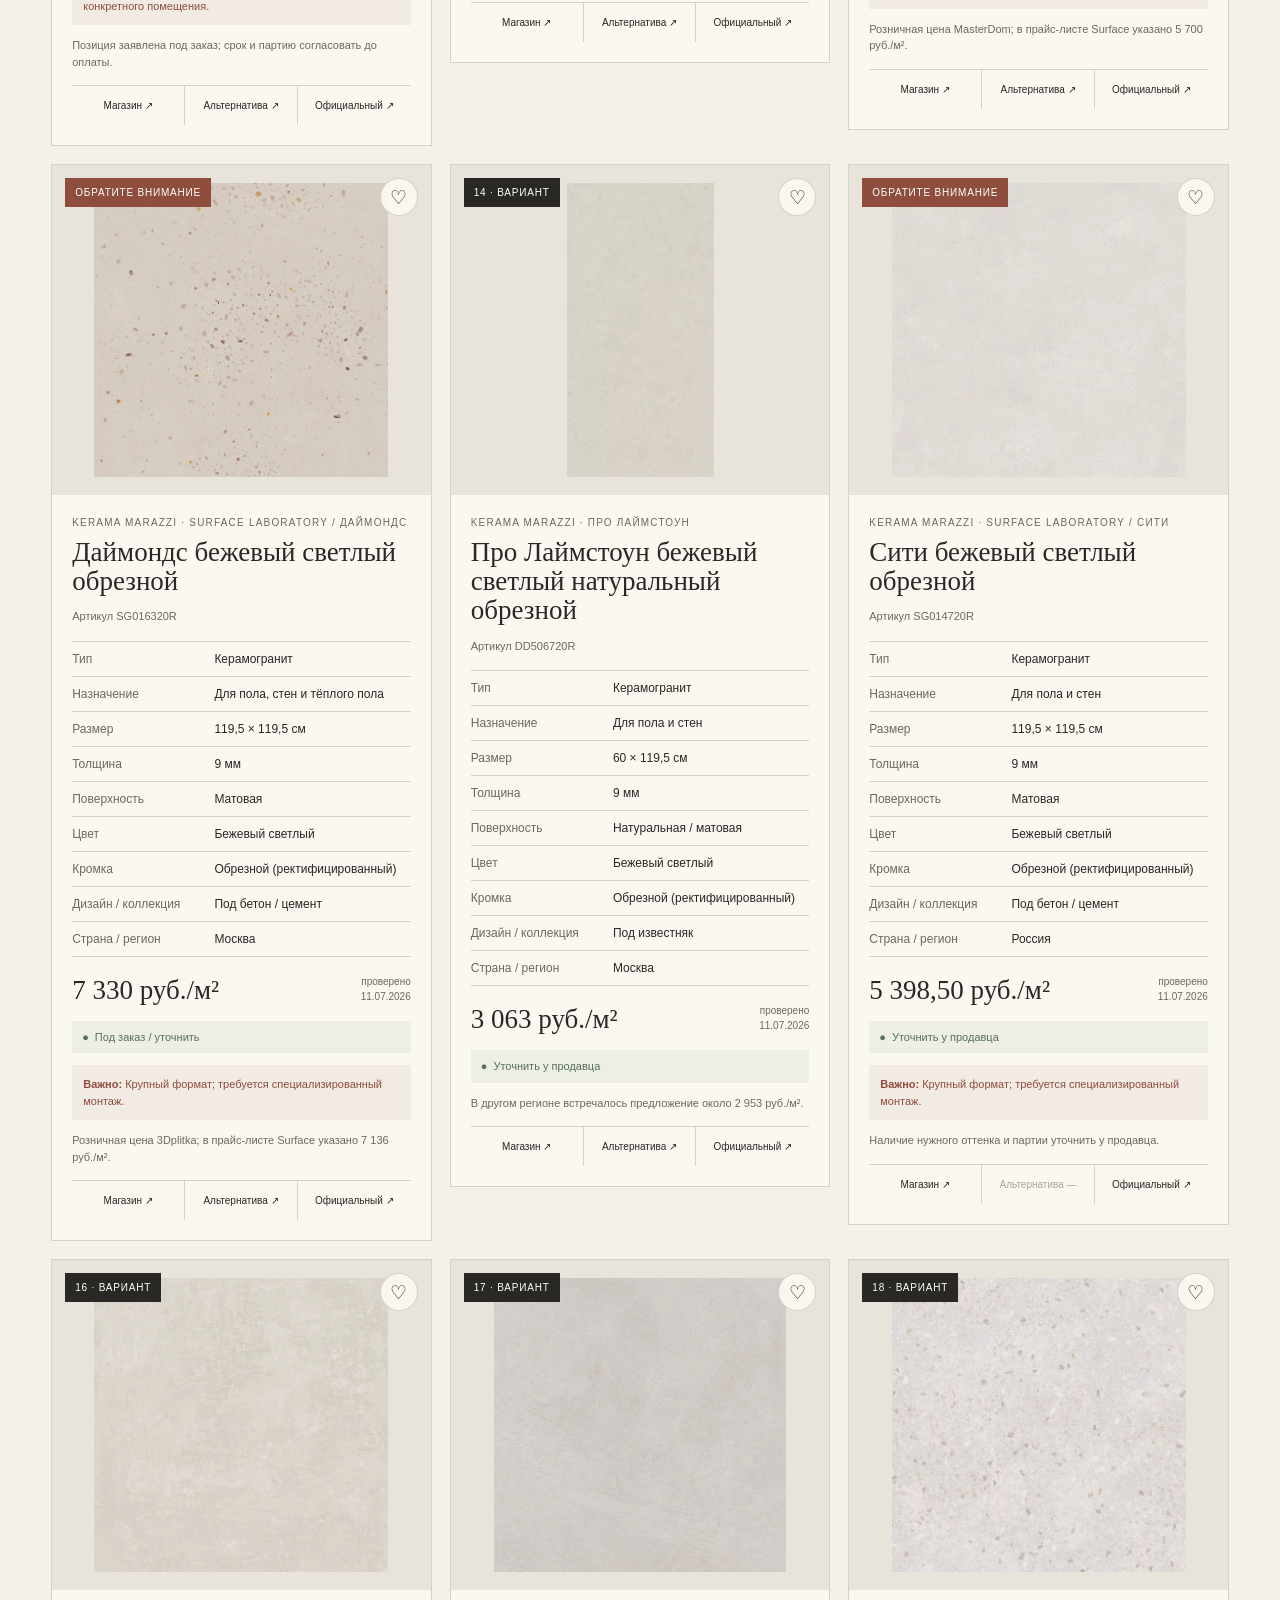
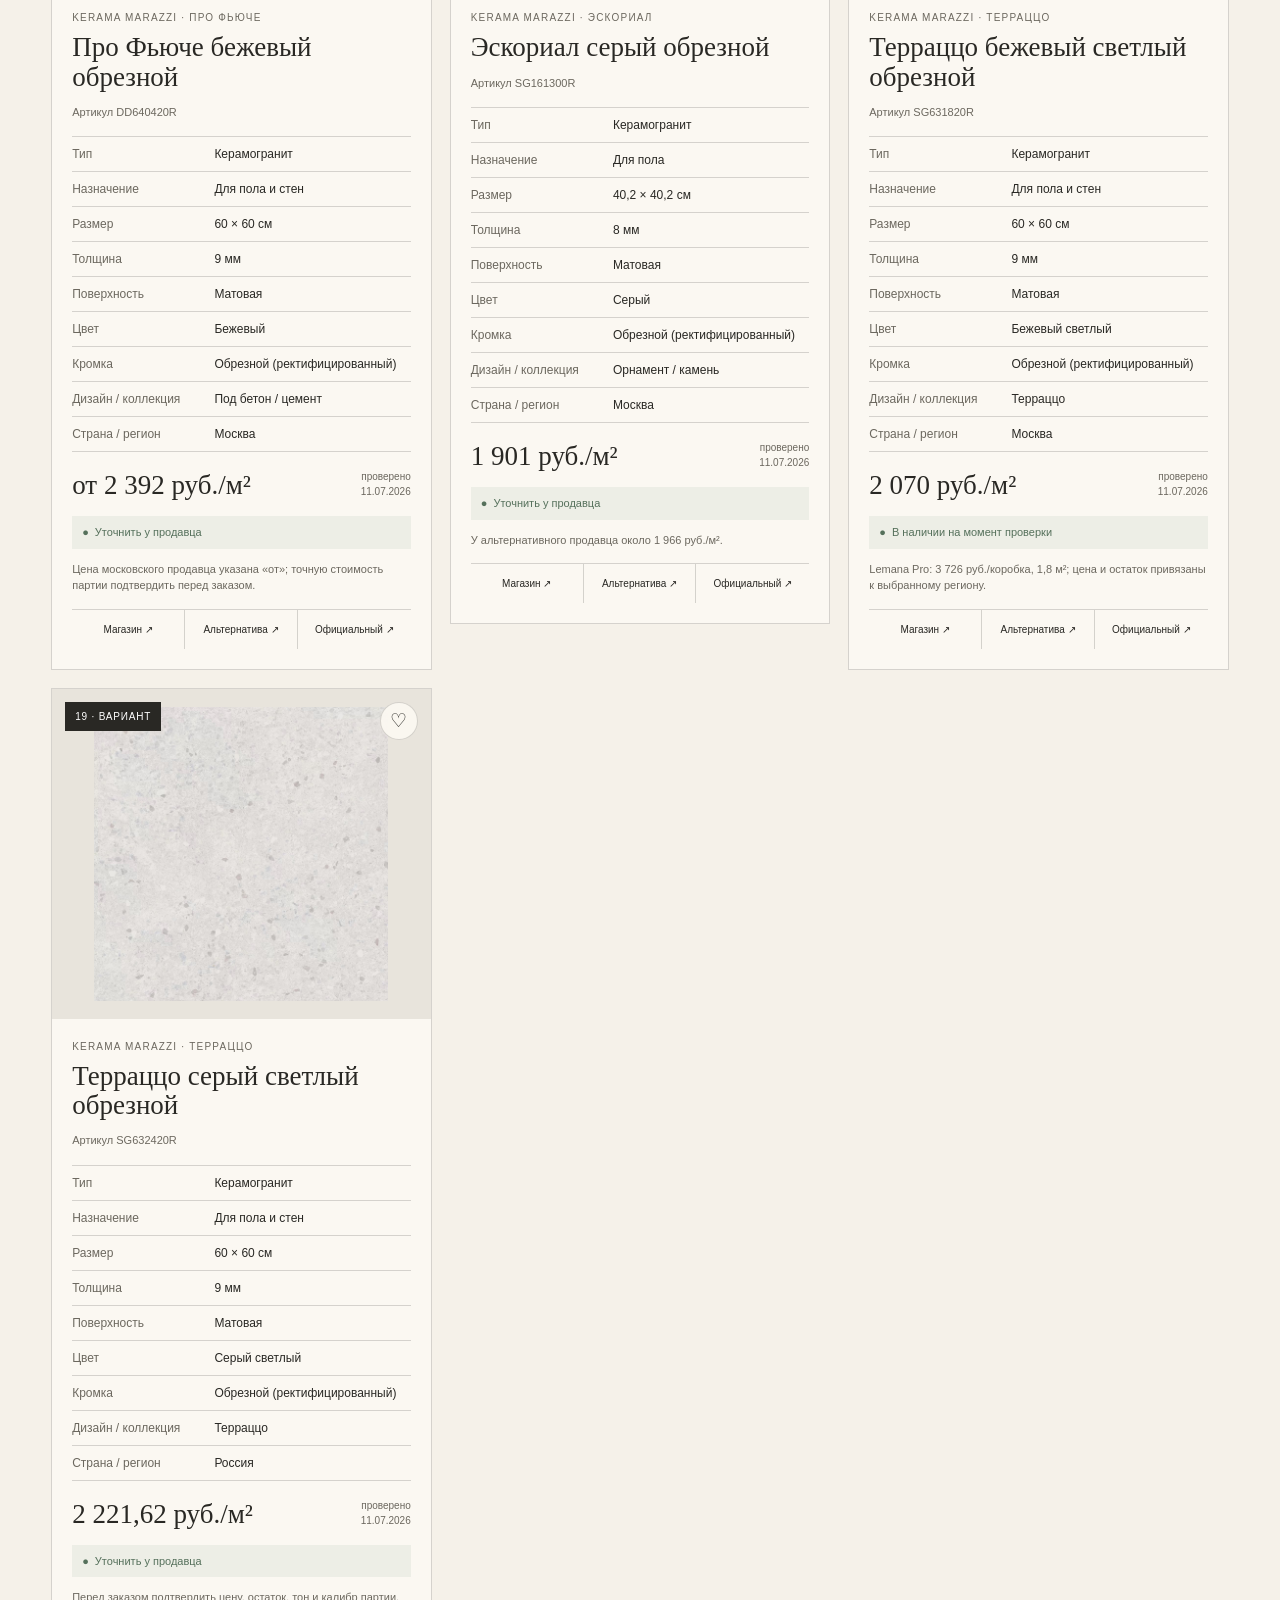
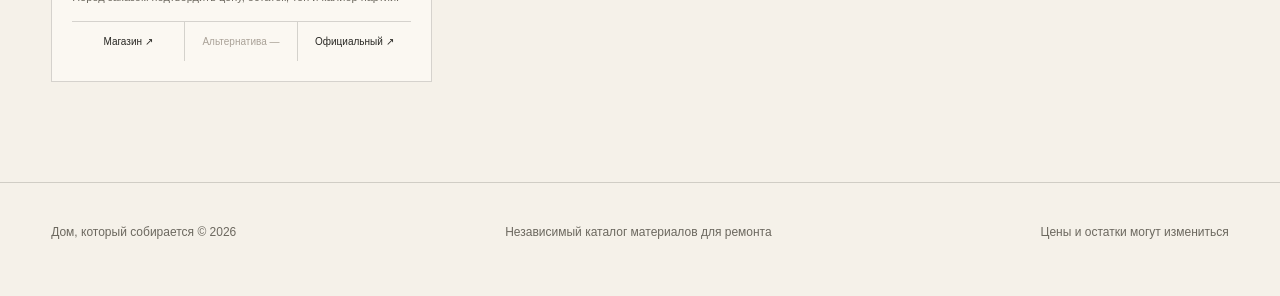
<file: floor-tiles.html>
<!doctype html>
<html lang="ru">
<head>
  <meta charset="utf-8">
  <meta name="viewport" content="width=device-width, initial-scale=1">
  <meta name="description" content="19 вариантов плитки и керамогранита для пола с ценами, артикулами и ссылками.">
  <meta name="theme-color" content="#f5f1e9">
  <link rel="icon" href="assets/favicon.svg" type="image/svg+xml">
  <link rel="stylesheet" href="assets/styles.css?v=20260712d">
  <script src="assets/app.js?v=20260712d" defer></script>
  <title>Плитка на пол</title>
</head>
<body data-page="catalog" data-kind="floor"><div id="app"></div></body>
</html>
</file>
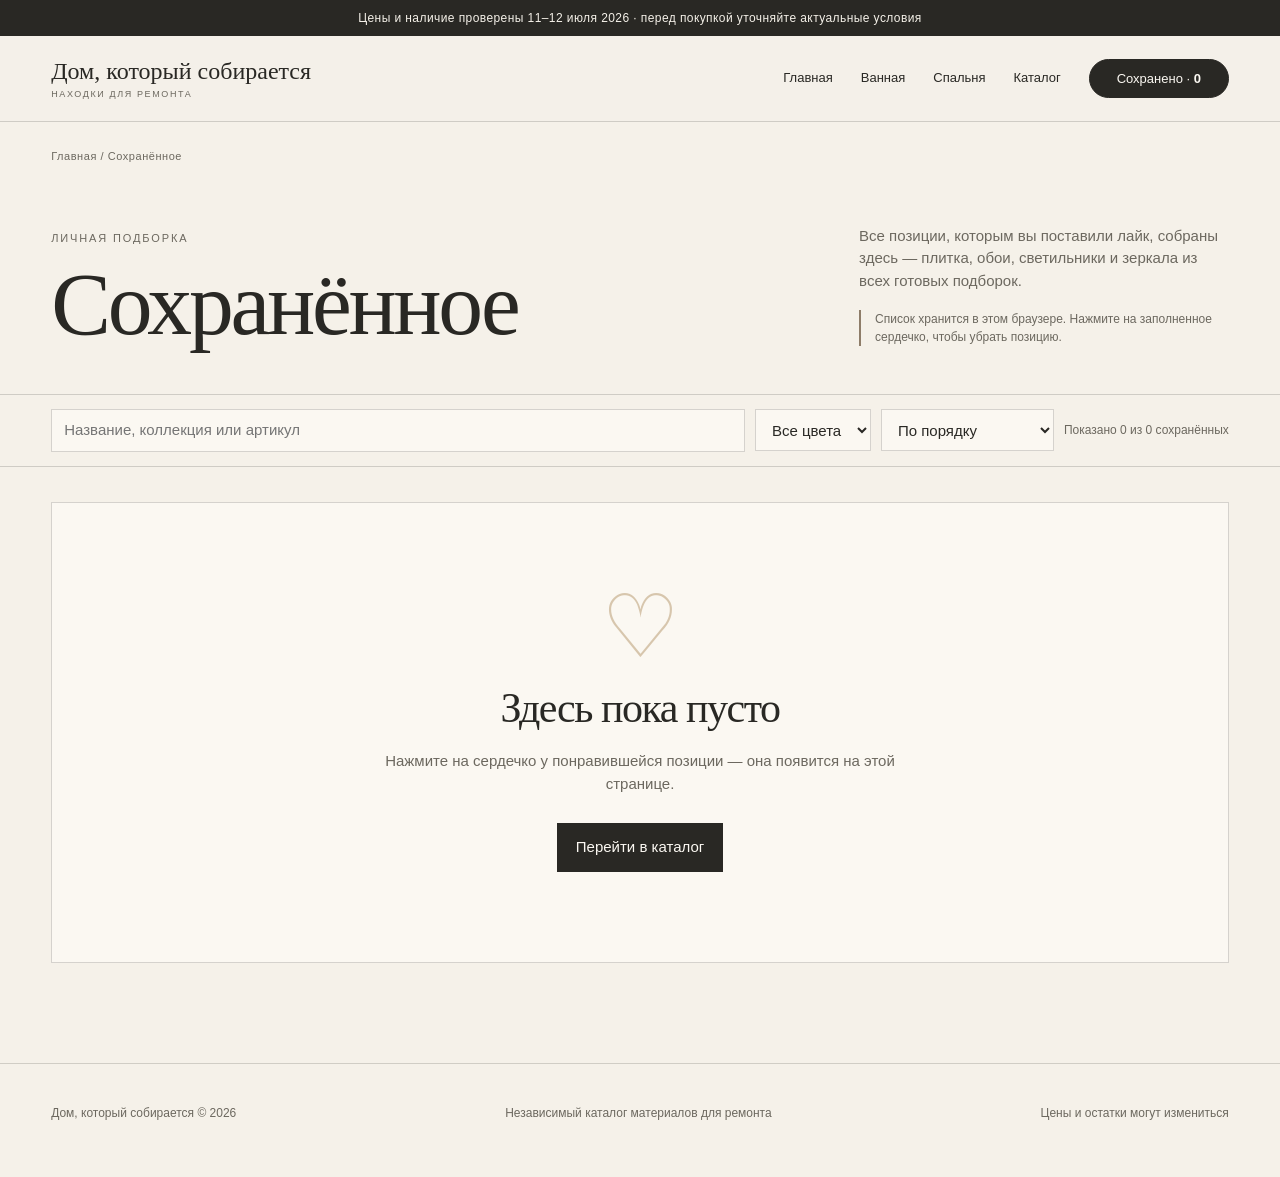
<file: saved.html>
<!doctype html>
<html lang="ru">
<head>
  <meta charset="utf-8">
  <meta name="viewport" content="width=device-width, initial-scale=1">
  <meta name="description" content="Сохранённые позиции каталога материалов для ремонта.">
  <meta name="theme-color" content="#f5f1e9">
  <link rel="icon" href="assets/favicon.svg" type="image/svg+xml">
  <link rel="stylesheet" href="assets/styles.css?v=20260712d">
  <script src="assets/app.js?v=20260712d" defer></script>
  <title>Сохранённое</title>
</head>
<body data-page="saved"><div id="app"></div></body>
</html>
</file>
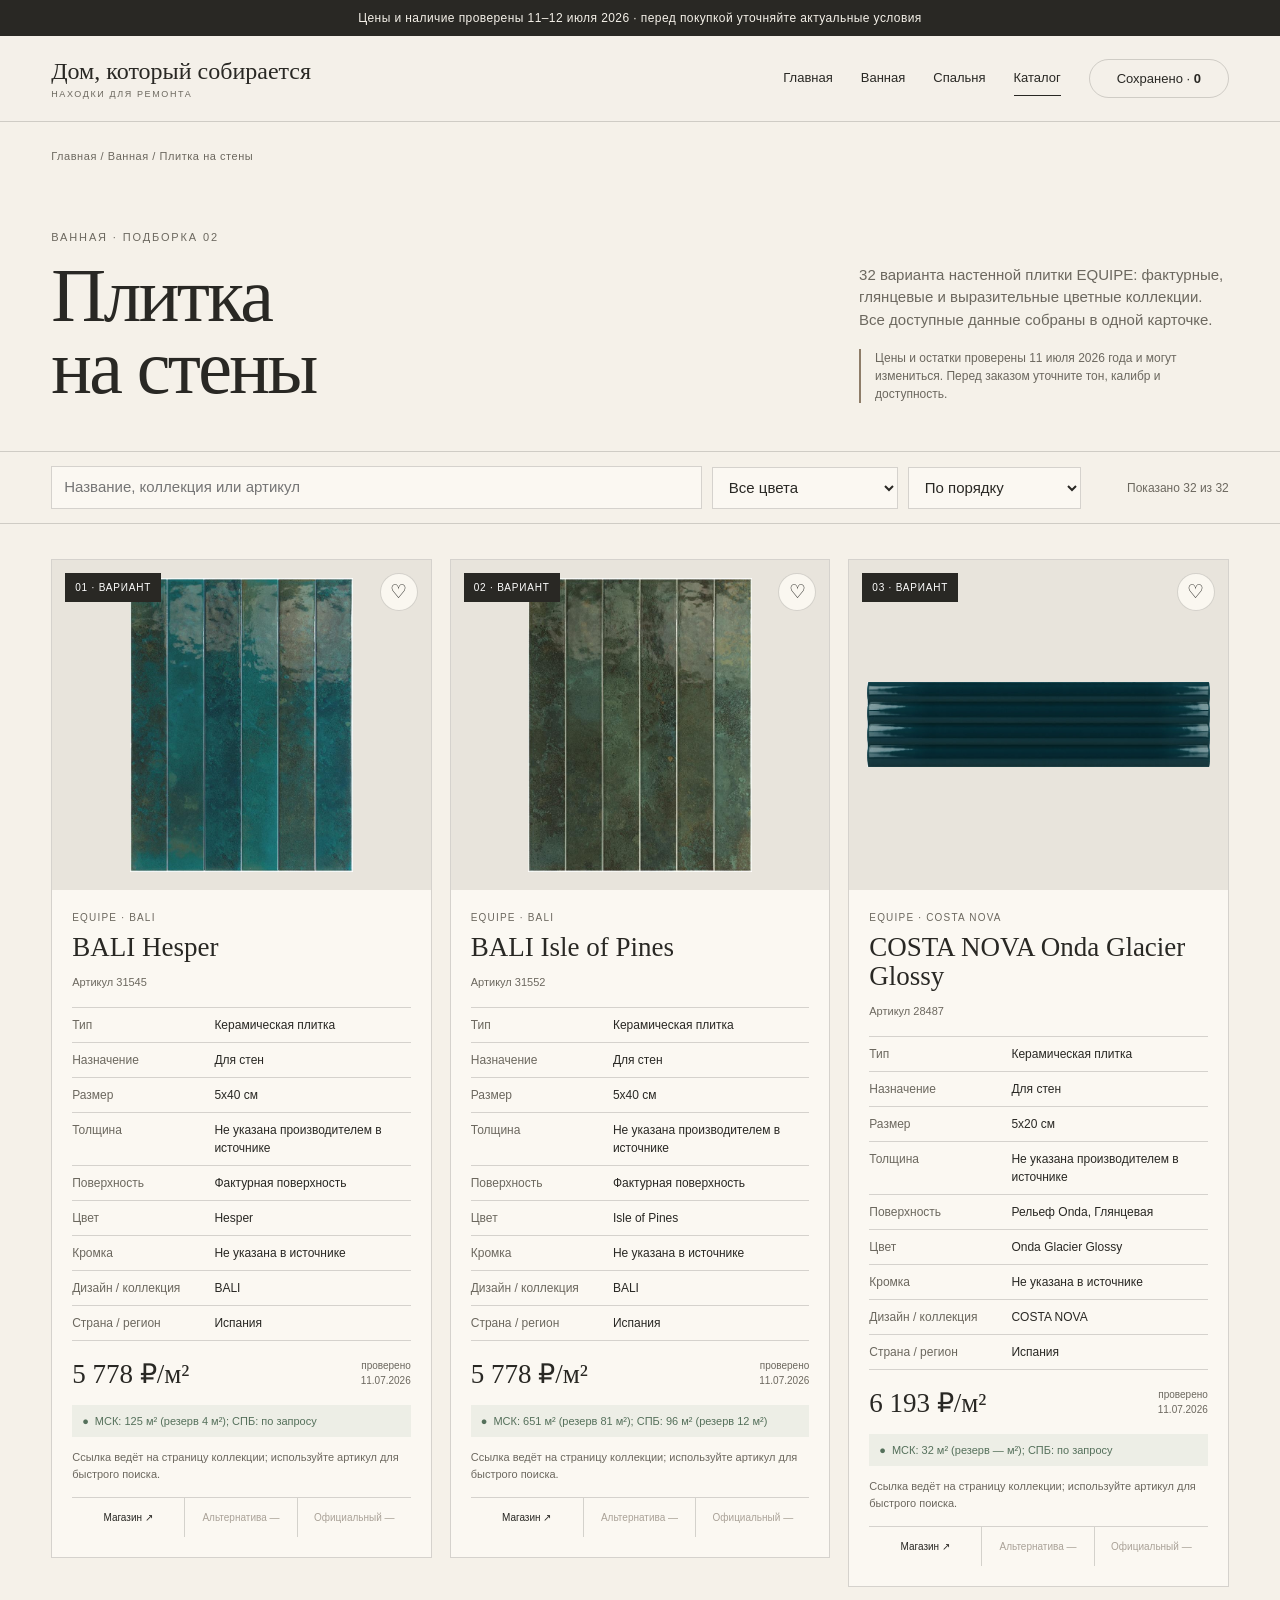
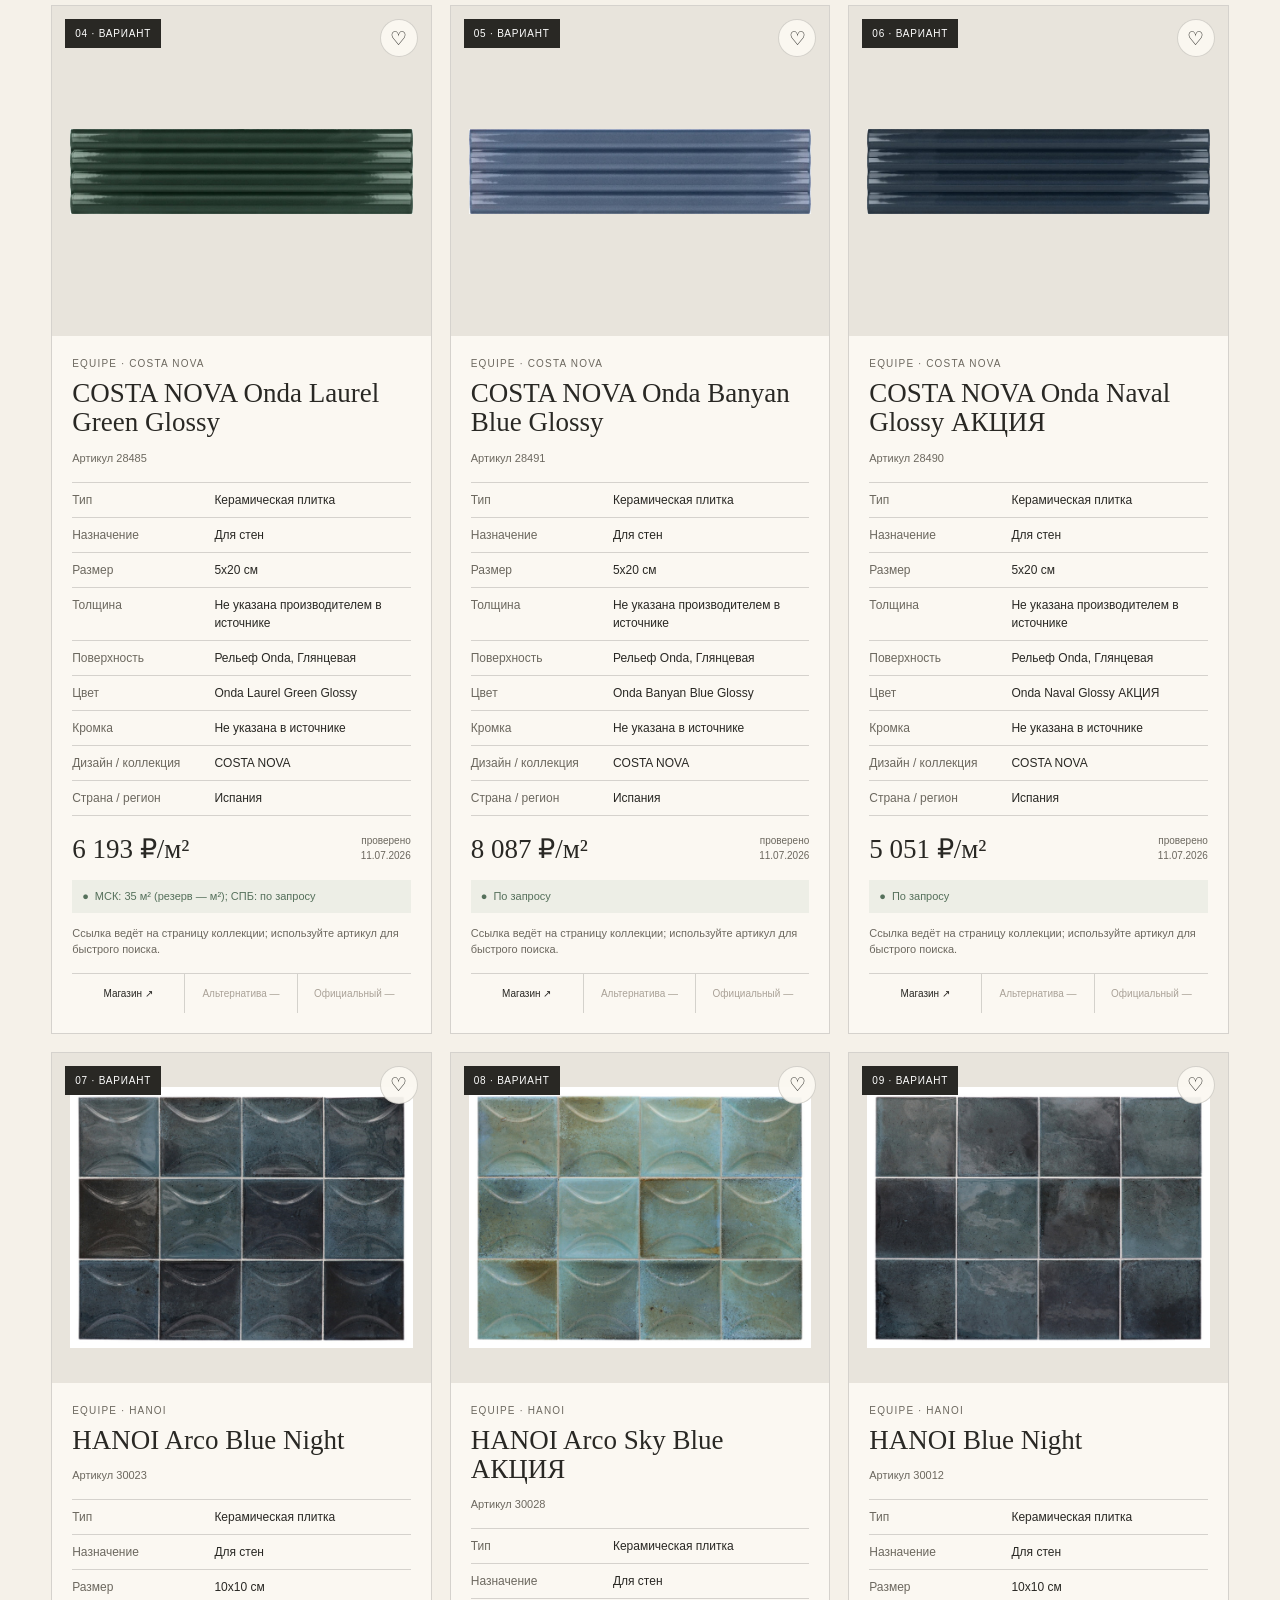
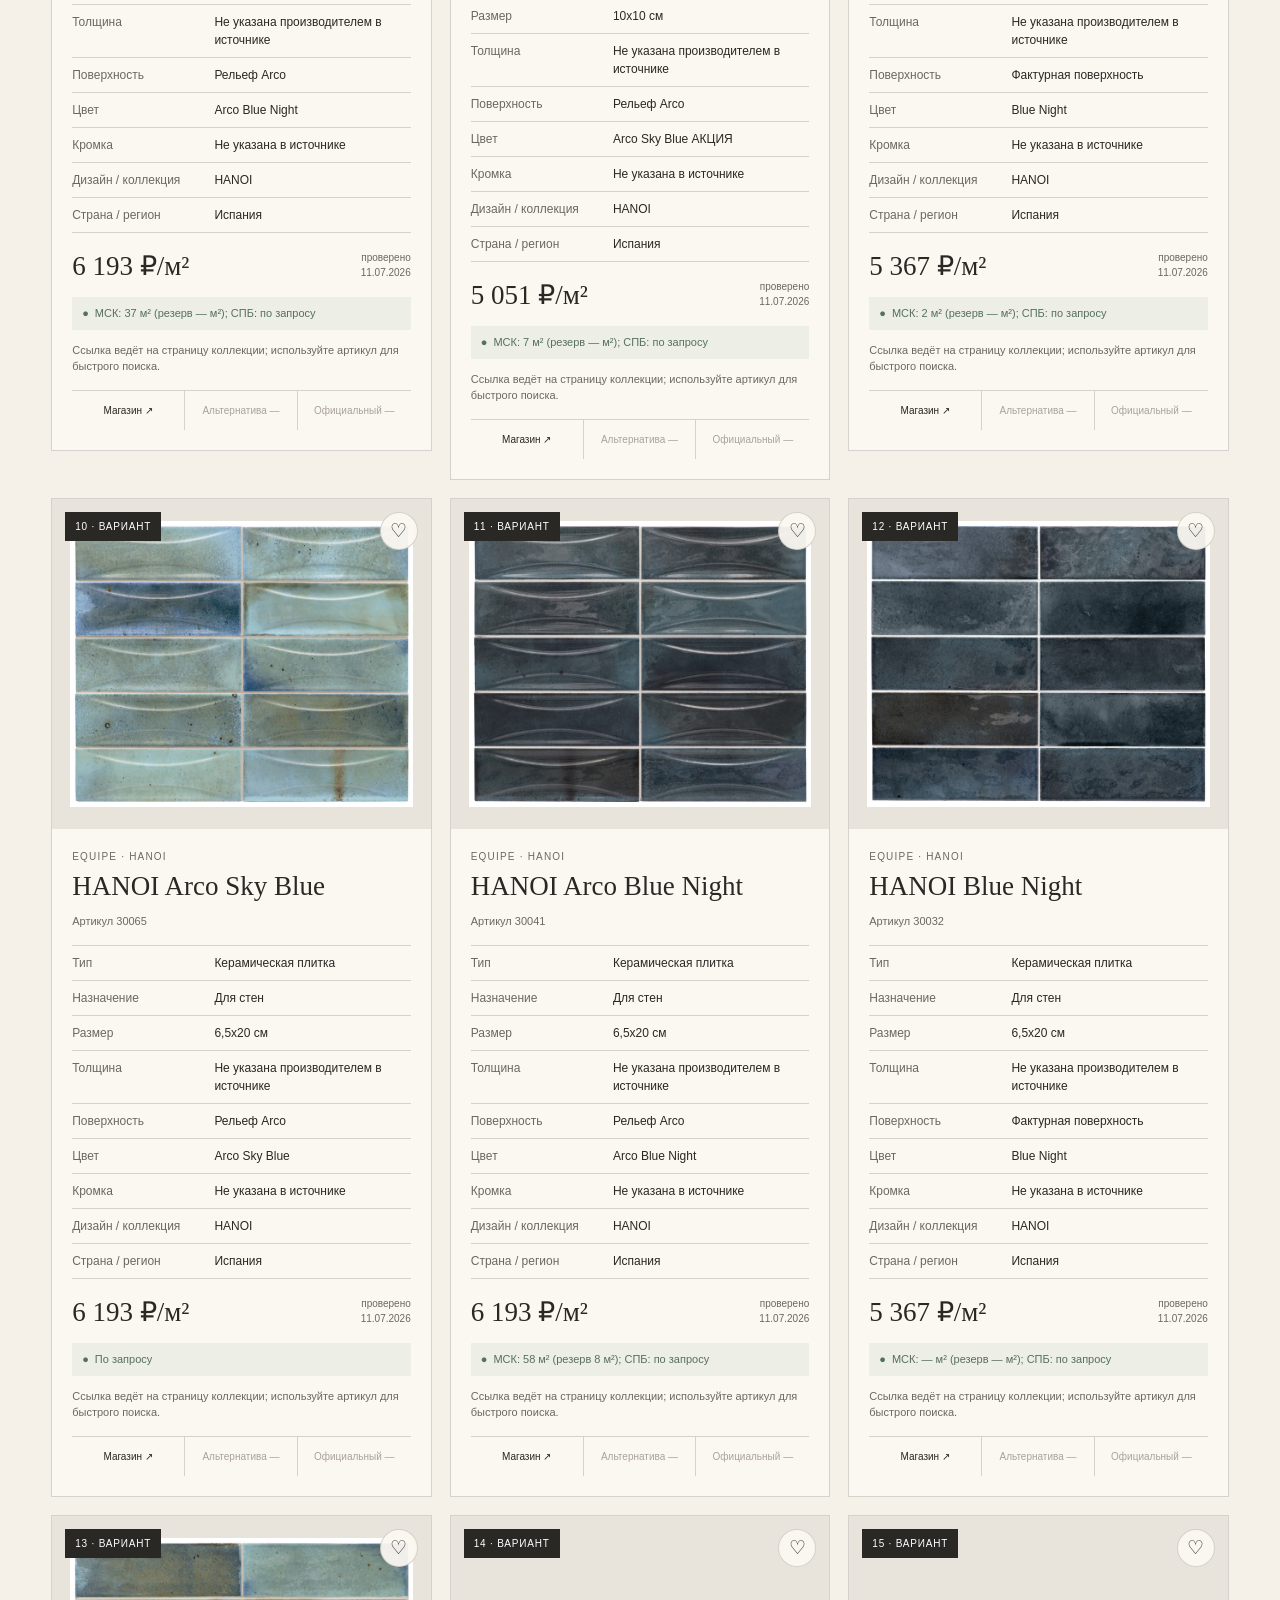
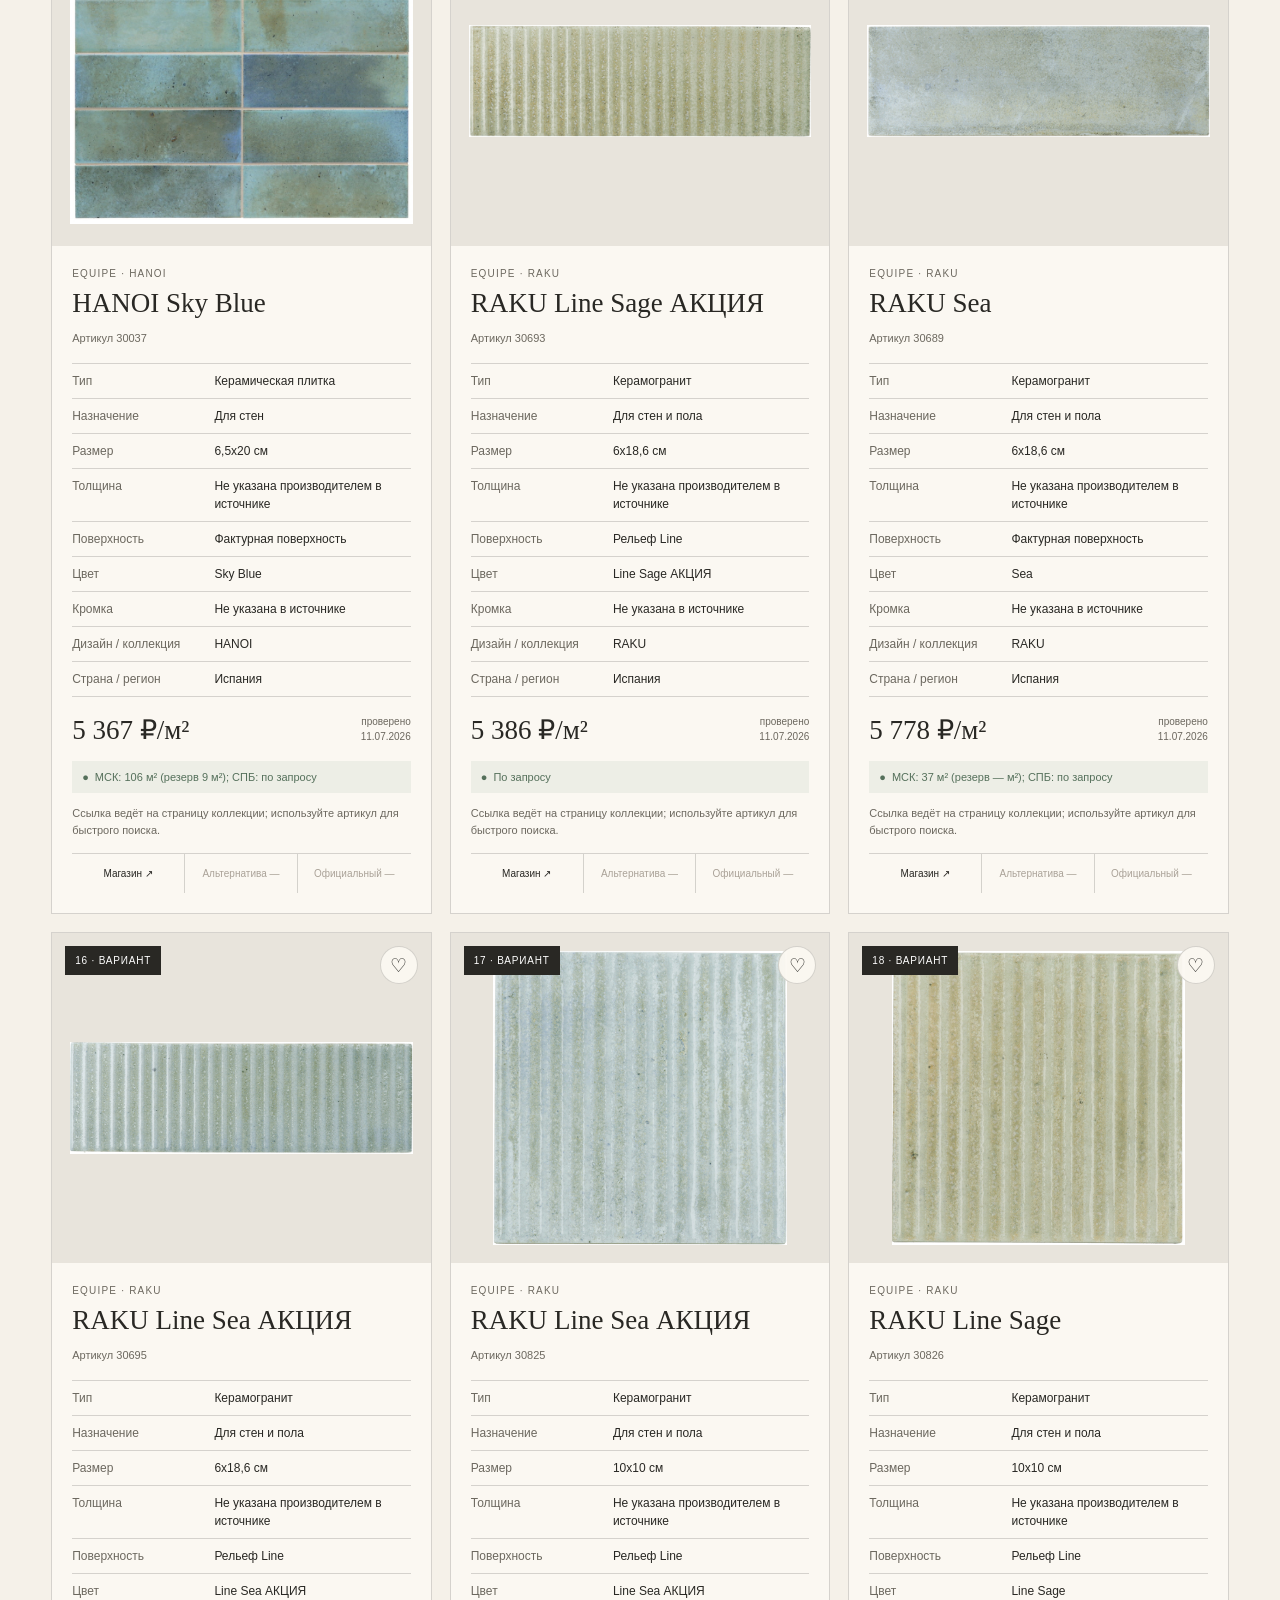
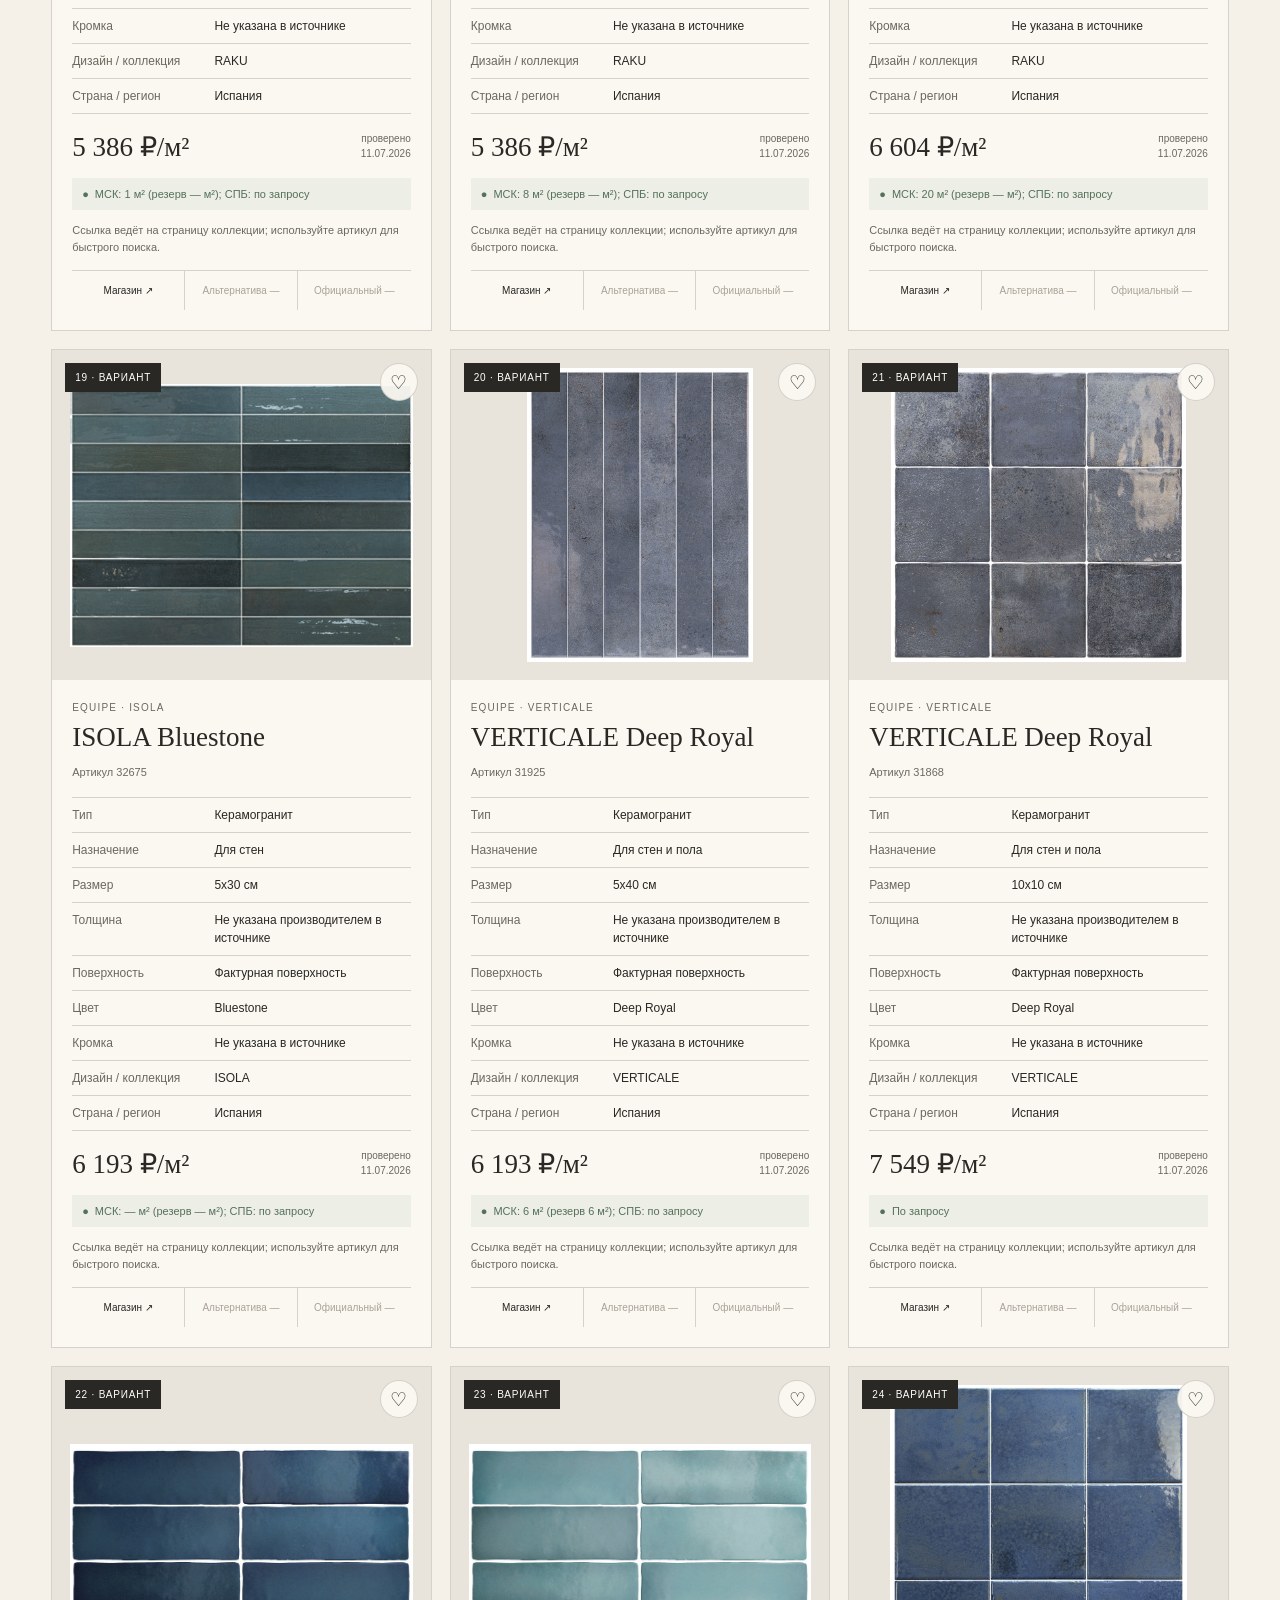
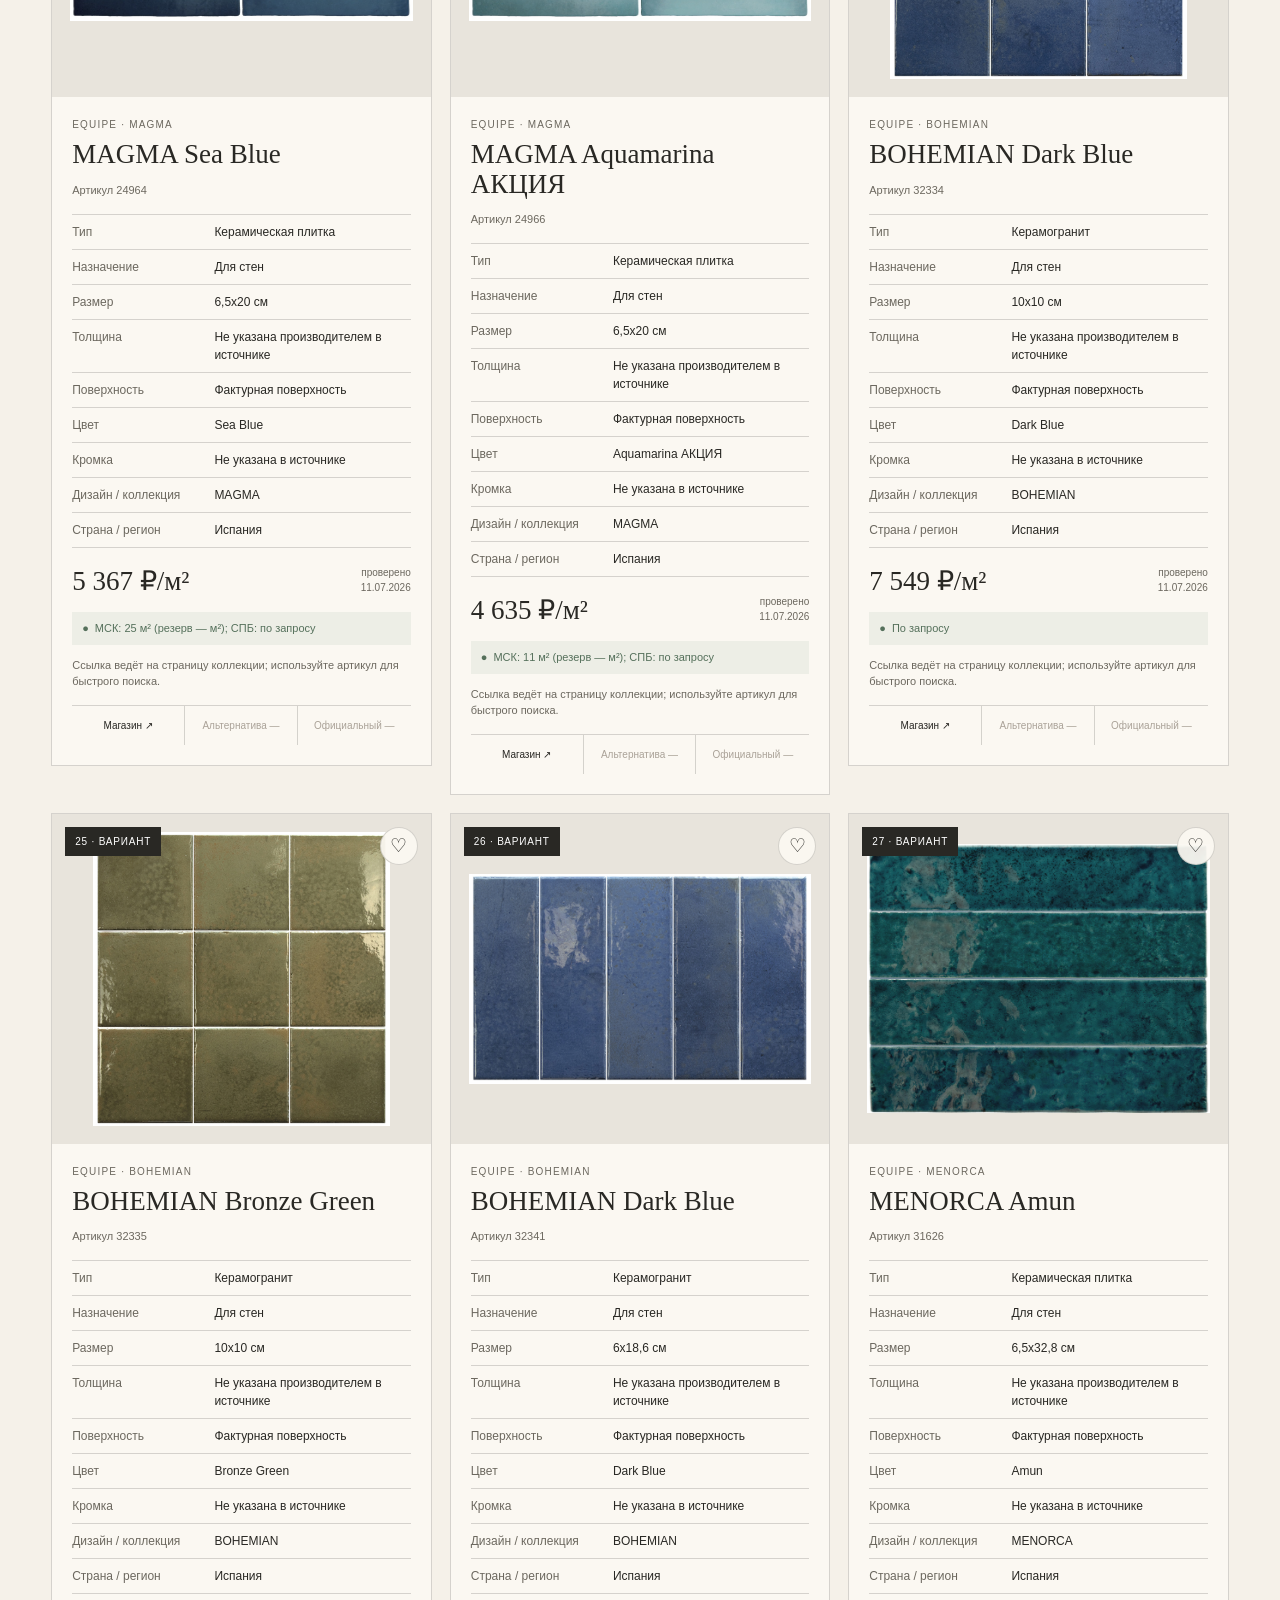
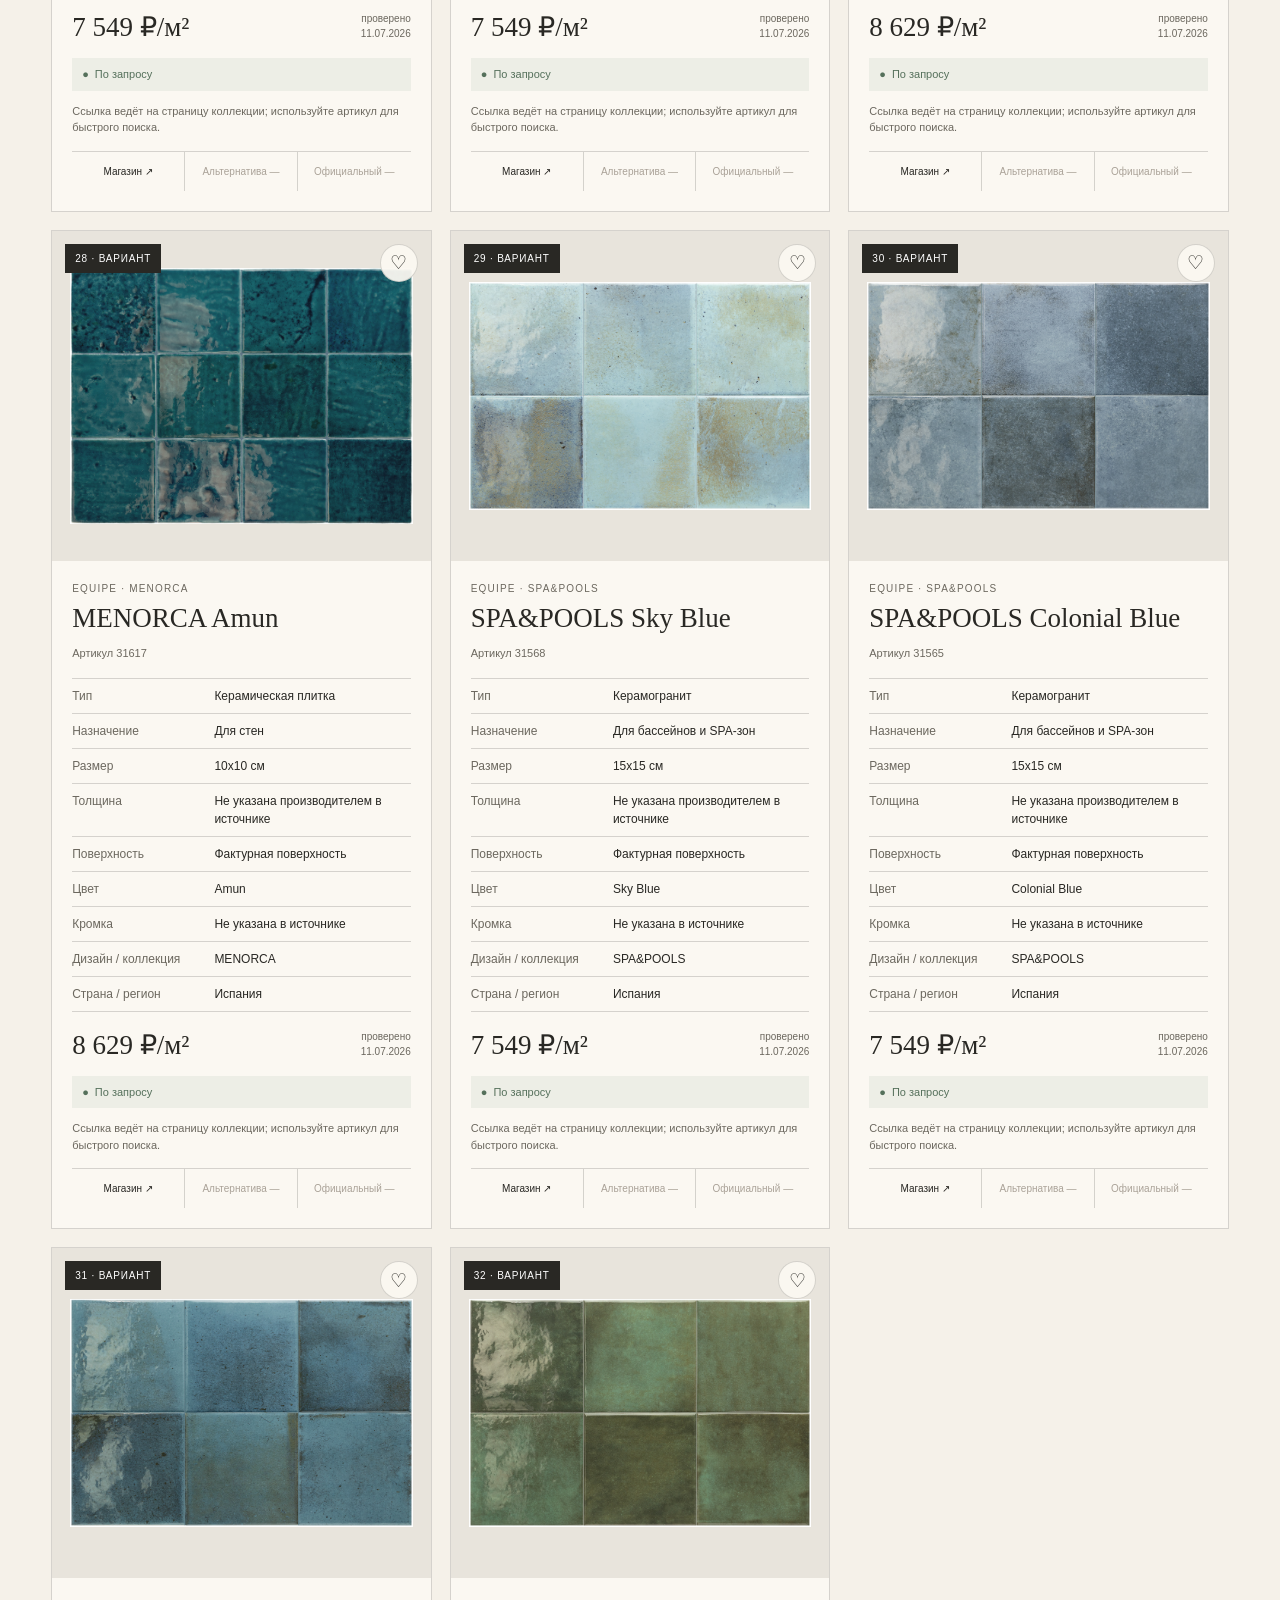
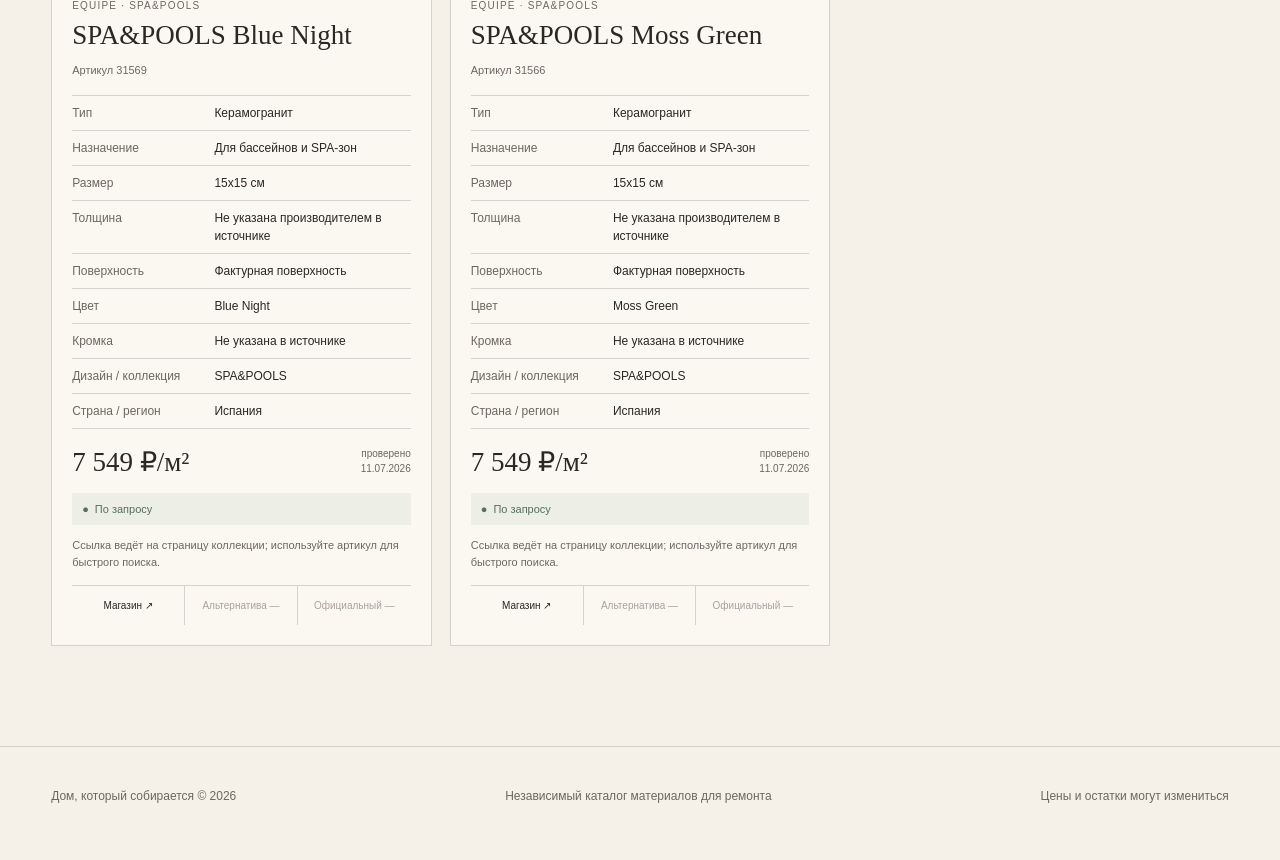
<file: wall-tiles.html>
<!doctype html>
<html lang="ru">
<head>
  <meta charset="utf-8">
  <meta name="viewport" content="width=device-width, initial-scale=1">
  <meta name="description" content="32 варианта настенной плитки EQUIPE с фотографиями, артикулами, ценами и наличием.">
  <meta name="theme-color" content="#f5f1e9">
  <link rel="icon" href="assets/favicon.svg" type="image/svg+xml">
  <link rel="stylesheet" href="assets/styles.css?v=20260712d">
  <script src="assets/app.js?v=20260712d" defer></script>
  <title>Плитка на стены</title>
</head>
<body data-page="catalog" data-kind="wall"><div id="app"></div></body>
</html>
</file>
<file: assets/styles.css>
:root {
  --milk: #f5f1e9;
  --paper: #fbf8f2;
  --sand: #d7c6ad;
  --taupe: #8e7d69;
  --ink: #292824;
  --muted: #6c685f;
  --line: rgba(41, 40, 36, 0.18);
  --green: #55705b;
  --warning: #8e4d3d;
  --display: Georgia, "Times New Roman", serif;
  --sans: Inter, ui-sans-serif, -apple-system, BlinkMacSystemFont, "Segoe UI", sans-serif;
}

* { box-sizing: border-box; }
html { scroll-behavior: smooth; background: var(--milk); }
body { margin: 0; background: var(--milk); color: var(--ink); font: 15px/1.5 var(--sans); }
body.no-scroll { overflow: hidden; }
img { display: block; width: 100%; height: 100%; object-fit: cover; }
a { color: inherit; text-decoration: none; }
button, input, select { font: inherit; }
button, select { color: inherit; }
:focus-visible { outline: 3px solid color-mix(in srgb, var(--taupe) 68%, white); outline-offset: 3px; }
.skip-link { position: fixed; left: 16px; top: -80px; z-index: 20; padding: 12px 16px; background: var(--ink); color: white; }
.skip-link:focus { top: 16px; }
.wrap { width: min(1320px, 92vw); margin-inline: auto; }
.eyebrow { color: var(--muted); font-size: 11px; letter-spacing: 0.17em; text-transform: uppercase; }
.display { font-family: var(--display); font-weight: 400; letter-spacing: -0.035em; }
.visually-hidden { position: absolute; width: 1px; height: 1px; padding: 0; margin: -1px; overflow: hidden; clip: rect(0, 0, 0, 0); white-space: nowrap; border: 0; }

.top-note { padding: 9px 4vw; background: var(--ink); color: var(--milk); text-align: center; font-size: 12px; letter-spacing: 0.035em; }
.site-header { min-height: 86px; padding: 0 4vw; display: flex; align-items: center; justify-content: space-between; gap: 28px; border-bottom: 1px solid var(--line); background: rgba(245, 241, 233, 0.95); }
.brand { flex: 0 0 auto; font: 24px/1 var(--display); }
.brand small { display: block; margin-top: 7px; color: var(--muted); font: 9px/1 var(--sans); letter-spacing: 0.18em; text-transform: uppercase; }
.main-nav { display: flex; align-items: center; justify-content: flex-end; gap: 28px; font-size: 13px; }
.main-nav a:not(.saved-link) { padding-block: 7px; border-bottom: 1px solid transparent; }
.main-nav a[aria-current="page"] { border-color: var(--ink); }
.saved-link { min-width: 140px; padding: 9px 13px; border: 1px solid var(--line); border-radius: 999px; text-align: center; }
.saved-link:hover, .saved-link[aria-current="page"] { background: var(--ink); color: var(--paper); }

.home-hero { min-height: 650px; padding: 70px 0 82px; display: grid; grid-template-columns: 0.86fr 1.14fr; gap: 5vw; align-items: center; }
.home-copy h1 { max-width: 690px; margin: 26px 0 34px; font-size: clamp(58px, 6.5vw, 108px); line-height: 0.9; }
.home-copy h1 em { font-weight: 400; }
.home-copy p { max-width: 510px; margin: 0; color: var(--muted); font-size: 17px; line-height: 1.65; }
.hero-actions { display: flex; flex-wrap: wrap; gap: 10px; margin-top: 36px; }
.button { display: inline-flex; align-items: center; justify-content: center; min-height: 46px; padding: 12px 18px; border: 1px solid var(--ink); background: transparent; cursor: pointer; }
.button.primary { background: var(--ink); color: var(--paper); }
.button:hover { background: var(--sand); color: var(--ink); }
.hero-art { position: relative; height: 500px; }
.hero-image { position: absolute; overflow: hidden; background: #e5ded3; }
.hero-image.one { top: 0; left: 0; width: 62%; height: 88%; }
.hero-image.two { right: 0; bottom: 0; width: 45%; height: 61%; border: 10px solid var(--milk); }
.hero-image.three { top: 0; right: 8%; width: 29%; height: 32%; border: 8px solid var(--milk); }
.hero-caption { position: absolute; z-index: 2; left: 5%; bottom: 2%; padding: 12px 14px; background: var(--paper); font-size: 11px; letter-spacing: 0.08em; text-transform: uppercase; }
.trust-strip { margin-bottom: 110px; display: grid; grid-template-columns: repeat(3, 1fr); border-block: 1px solid var(--line); }
.trust-item { padding: 23px 26px; display: flex; align-items: flex-start; gap: 14px; border-right: 1px solid var(--line); }
.trust-item:last-child { border: 0; }
.trust-item b { font: 400 28px/1 var(--display); }
.trust-item span { color: var(--muted); font-size: 12px; }
.section-head { margin-bottom: 35px; display: flex; align-items: end; justify-content: space-between; gap: 40px; }
.section-head h2 { margin: 10px 0 0; font-size: 52px; }
.section-head p { max-width: 430px; margin: 0 0 5px; color: var(--muted); }
.room-section { padding-bottom: 115px; }
.category-grid { display: grid; grid-template-columns: 1.15fr 1fr 0.8fr 0.8fr 0.8fr; gap: 14px; }
.category-tile { position: relative; min-height: 400px; overflow: hidden; background: #e8e0d4; }
.category-tile img { transition: transform 0.5s ease; }
.category-tile:hover img { transform: scale(1.025); }
.tile-wash { position: absolute; inset: 0; background: linear-gradient(180deg, transparent 42%, rgba(22, 21, 18, 0.72)); }
.tile-info { position: absolute; right: 22px; bottom: 20px; left: 22px; color: white; }
.tile-info h3, .empty-tile h3 { margin: 5px 0; font: 400 30px/1.1 var(--display); }
.tile-info span { font-size: 11px; letter-spacing: 0.1em; text-transform: uppercase; }
.empty-tile { position: relative; padding: 22px; display: flex; align-items: flex-end; border: 1px solid var(--line); background: transparent; }
.empty-tile p { margin: 0; color: var(--muted); font-size: 12px; }
.empty-mark { position: absolute; top: 8px; right: 18px; color: var(--sand); font: 74px/1 var(--display); }
.bedroom-section { padding: 30px 0 100px; display: grid; grid-template-columns: 1fr 1.5fr; gap: 30px; border-top: 1px solid var(--line); }
.bedroom-section h2 { margin: 10px 0 16px; font-size: 48px; }
.bedroom-section p { color: var(--muted); }
.empty-wide { min-height: 220px; display: flex; align-items: center; justify-content: center; border: 1px solid var(--line); background: var(--paper); color: var(--muted); text-align: center; }

.breadcrumbs { padding-top: 26px; color: var(--muted); font-size: 11px; letter-spacing: 0.05em; }
.category-header { padding: 60px 0 48px; display: grid; grid-template-columns: 1.35fr 0.65fr; gap: 40px; align-items: end; }
.category-header h1 { margin: 12px 0 0; font-size: 76px; line-height: 0.95; }
.category-intro { max-width: 490px; color: var(--muted); }
.category-intro p { margin: 0; }
.date-note { margin-top: 18px; padding-left: 14px; border-left: 2px solid var(--taupe); font-size: 12px; }
.catalog-tools { position: sticky; top: 0; z-index: 6; padding: 14px 0; border-block: 1px solid var(--line); background: rgba(245, 241, 233, 0.97); backdrop-filter: blur(9px); }
.tools-row { display: grid; grid-template-columns: minmax(220px, 1fr) auto auto auto; gap: 10px; align-items: center; }
.field { min-height: 42px; padding: 9px 12px; border: 1px solid var(--line); border-radius: 0; background: var(--paper); }
.search-field { width: 100%; }
.results-count { min-width: 138px; color: var(--muted); font-size: 12px; text-align: right; }
.catalog-section { padding: 35px 0 100px; }
.product-grid { display: grid; grid-template-columns: repeat(3, minmax(0, 1fr)); gap: 18px; align-items: start; }
.product-card { min-width: 0; border: 1px solid var(--line); background: var(--paper); }
.product-media { position: relative; height: 330px; background: #e8e4dc; }
.product-media img { padding: 18px; object-fit: contain; }
.product-badge { position: absolute; top: 13px; left: 13px; padding: 7px 10px; background: var(--ink); color: white; font-size: 10px; letter-spacing: 0.08em; text-transform: uppercase; }
.product-badge.warning-badge { background: var(--warning); }
.save-button { position: absolute; top: 13px; right: 13px; width: 38px; height: 38px; border: 1px solid var(--line); border-radius: 50%; background: rgba(251, 248, 242, 0.94); cursor: pointer; font-size: 19px; line-height: 1; }
.save-button[aria-pressed="true"] { background: var(--ink); color: white; }
.product-body { padding: 20px; }
.product-brand { color: var(--muted); font-size: 10px; letter-spacing: 0.12em; text-transform: uppercase; }
.product-title { margin: 8px 0 12px; font: 400 27px/1.08 var(--display); }
.article { margin-bottom: 16px; color: var(--muted); font-size: 11px; }
.specs { margin: 0; border-top: 1px solid var(--line); }
.spec { padding: 8px 0; display: grid; grid-template-columns: 42% 58%; border-bottom: 1px solid var(--line); font-size: 12px; }
.spec dt { color: var(--muted); }
.spec dd { margin: 0; overflow-wrap: anywhere; }
.price-row { padding: 17px 0; display: flex; align-items: end; justify-content: space-between; gap: 15px; }
.price { font: 400 27px/1 var(--display); }
.checked { color: var(--muted); font-size: 10px; text-align: right; }
.availability { padding: 8px 10px; background: rgba(85, 112, 91, 0.08); color: var(--green); font-size: 11px; }
.availability::before { content: "●"; margin-right: 6px; }
.availability.limited { background: rgba(142, 77, 61, 0.08); color: var(--warning); }
.availability.unavailable { background: rgba(41, 40, 36, 0.08); color: var(--muted); }
.warning-note { margin-top: 12px; padding: 11px; background: rgba(142, 77, 61, 0.08); color: var(--warning); font-size: 11px; }
.product-note { margin: 12px 0; color: var(--muted); font-size: 11px; }
.product-links { margin-top: 15px; display: grid; grid-template-columns: repeat(3, 1fr); border-top: 1px solid var(--line); }
.product-links a, .product-links span { min-width: 0; padding: 12px 5px; border-right: 1px solid var(--line); text-align: center; font-size: 10px; overflow-wrap: anywhere; }
.product-links > :last-child { border: 0; }
.product-links a:hover { background: var(--sand); }
.product-links .unavailable { color: #aaa298; cursor: not-allowed; }
.empty-results { grid-column: 1 / -1; padding: 70px 20px; border: 1px solid var(--line); color: var(--muted); text-align: center; }
.saved-page-header h1 { font-size: clamp(58px, 7vw, 96px); }
.saved-empty { padding-block: 90px; background: var(--paper); }
.saved-empty h2 { margin: 14px 0 10px; color: var(--ink); font-size: 42px; }
.saved-empty p { max-width: 520px; margin: 0 auto 28px; }
.empty-heart { color: var(--sand); font: 88px/0.8 var(--display); }
.error-box { margin-block: 50px; padding: 30px; border: 1px solid var(--warning); color: var(--warning); }

.empty-page { min-height: 68vh; padding: 90px 0 120px; display: grid; grid-template-columns: 0.8fr 1.2fr; gap: 60px; align-items: center; }
.empty-page h1 { margin: 18px 0 24px; font-size: clamp(58px, 7vw, 100px); line-height: 0.9; }
.empty-page p { max-width: 460px; color: var(--muted); font-size: 17px; }
.empty-illustration { min-height: 440px; padding: 50px; display: flex; align-items: center; justify-content: center; border: 1px solid var(--line); background: var(--paper); text-align: center; }
.empty-symbol { color: var(--sand); font: 150px/0.8 var(--display); }
.empty-illustration p { margin-top: 35px; font-size: 14px; }

.site-footer { padding: 40px 4vw 55px; display: flex; justify-content: space-between; gap: 20px; border-top: 1px solid var(--line); color: var(--muted); font-size: 12px; }

@media (max-width: 1050px) {
  .main-nav { gap: 15px; }
  .product-grid { grid-template-columns: repeat(2, minmax(0, 1fr)); }
  .category-grid { grid-template-columns: repeat(2, 1fr); }
  .category-tile { min-height: 360px; }
  .tools-row { grid-template-columns: 1fr 1fr 1fr; }
  .search-field { grid-column: 1 / -1; }
}

@media (max-width: 700px) {
  body { font-size: 14px; }
  .wrap { width: calc(100vw - 32px); }
  .top-note { padding: 8px 16px; font-size: 10px; }
  .site-header { min-height: 68px; padding: 10px 16px; }
  .brand { max-width: 170px; font-size: 20px; }
  .brand small { display: none; }
  .main-nav a:not(.saved-link) { display: none; }
  .saved-link { min-width: auto; padding: 8px 11px; }
  .home-hero { min-height: auto; padding: 44px 0 55px; display: flex; flex-direction: column; }
  .home-copy h1 { margin: 19px 0 24px; font-size: 55px; }
  .home-copy p { font-size: 14px; }
  .hero-actions { margin-top: 25px; }
  .hero-art { width: 100%; height: 365px; margin-top: 36px; }
  .hero-image.one { width: 72%; height: 90%; }
  .hero-image.two { width: 52%; height: 49%; border-width: 7px; }
  .hero-image.three { right: 2%; width: 32%; height: 29%; border-width: 5px; }
  .trust-strip { margin-bottom: 70px; grid-template-columns: 1fr; }
  .trust-item { padding: 16px; border-right: 0; border-bottom: 1px solid var(--line); }
  .section-head { display: block; }
  .section-head h2 { font-size: 42px; }
  .section-head p { margin-top: 12px; font-size: 13px; }
  .room-section { padding-bottom: 70px; }
  .category-grid { grid-template-columns: 1fr 1fr; gap: 10px; }
  .category-tile { min-height: 270px; }
  .category-tile:first-child { grid-column: span 2; height: 360px; }
  .tile-info h3, .empty-tile h3 { font-size: 24px; }
  .empty-tile { min-height: 190px; padding: 16px; }
  .empty-mark { font-size: 52px; }
  .bedroom-section { padding-bottom: 60px; grid-template-columns: 1fr; }
  .bedroom-section h2 { font-size: 40px; }
  .breadcrumbs { padding-top: 18px; }
  .category-header { padding: 40px 0 30px; display: block; }
  .category-header h1 { font-size: 50px; }
  .category-intro { margin-top: 25px; }
  .catalog-tools { position: static; }
  .tools-row { grid-template-columns: 1fr 1fr; }
  .search-field { grid-column: 1 / -1; }
  .results-count { grid-column: 1 / -1; text-align: left; }
  .product-grid { grid-template-columns: 1fr; gap: 14px; }
  .product-media { height: 310px; }
  .product-title { font-size: 26px; }
  .empty-page { padding: 60px 0 90px; display: block; }
  .empty-page h1 { font-size: 58px; }
  .empty-page p { font-size: 15px; }
  .empty-illustration { min-height: 300px; margin-top: 50px; }
  .site-footer { padding: 30px 16px; display: block; }
  .site-footer span { display: block; margin-bottom: 8px; }
}

@media (prefers-reduced-motion: reduce) {
  *, *::before, *::after { scroll-behavior: auto !important; transition: none !important; }
}
</file>
